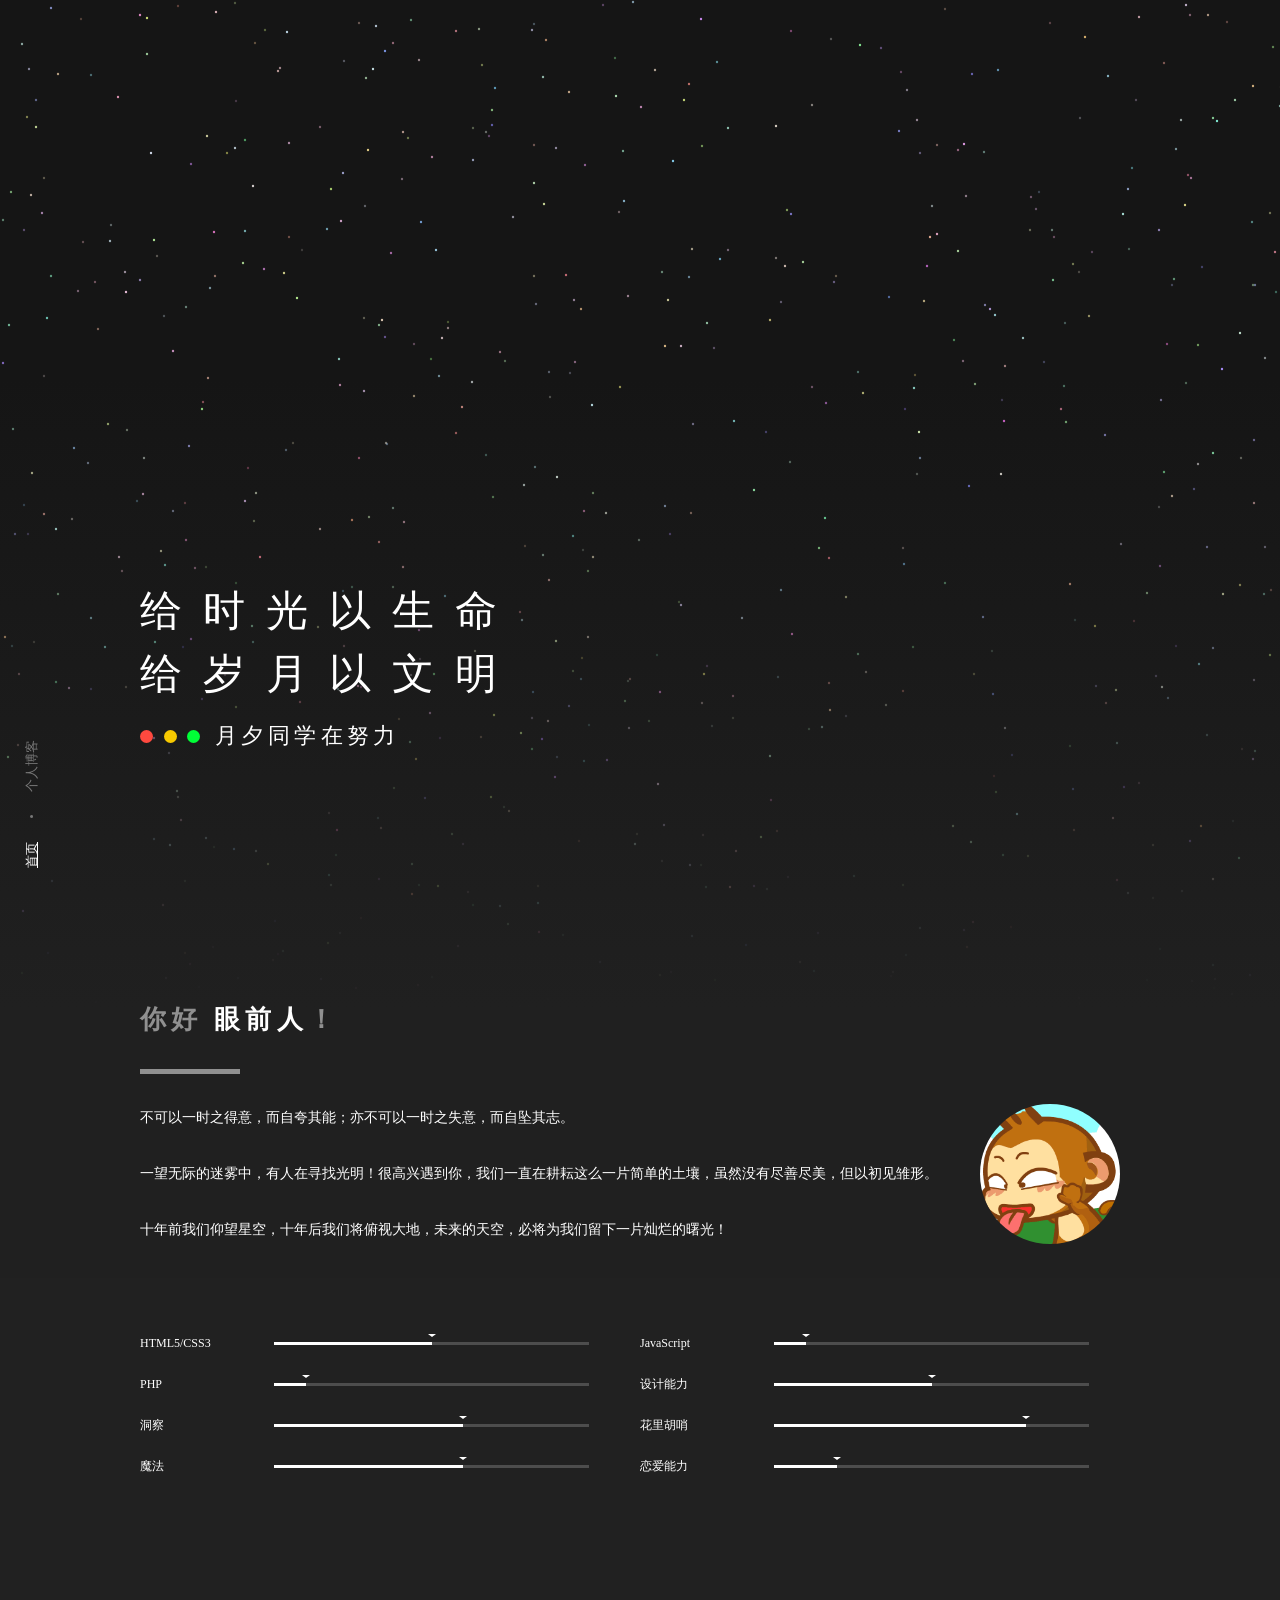
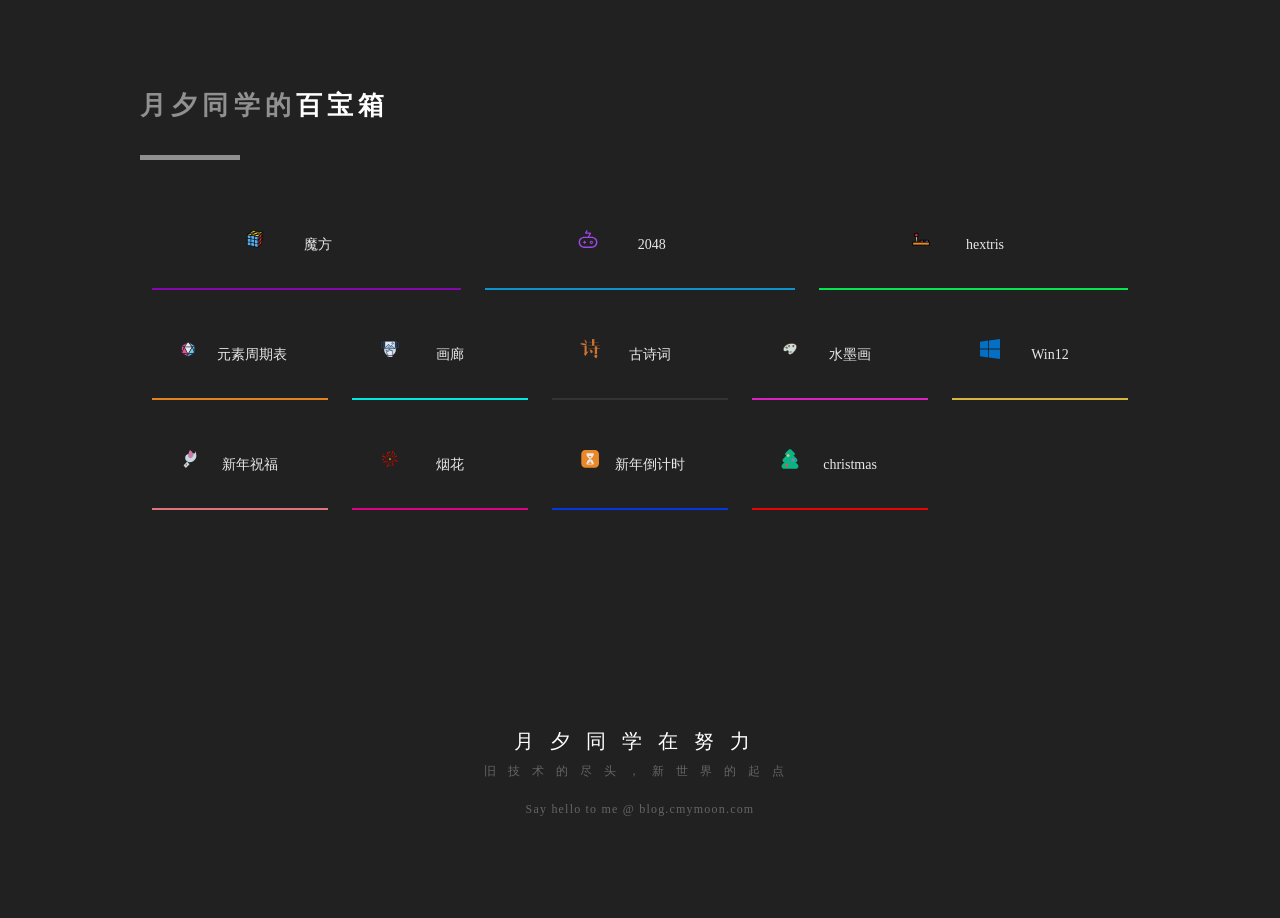
<file: index.html>
<!DOCTYPE html>
<html lang="zh-cn">

<head>
	<meta charset="UTF-8">
	<meta http-equiv="X-UA-Compatible" content="IE=Edge">
	<meta name="viewport" id="viewport" content="width=device-width, initial-scale=1">
	<link rel="shortcut icon" href="img/icon.ico">
	<title>月夕同学</title>
	<link rel="stylesheet" type="text/css" href="css/h.9c69ed6c.css">
	<link rel="stylesheet" type="text/css" href="css/nekotora.99cf6f8c.css">
	<script async src="https://www.googletagmanager.com/gtag/js?id=UA-137340638-1"></script>
	<script>
		function a() {
			dataLayer.push(arguments)
		}
		window.dataLayer = window.dataLayer || [], a("js", new Date), a("config", "UA-137340638-1");
	</script>
</head>

<body>
	<nav>
		<a href="index.html" class="active">首页</a> <a class="clip"></a>
		<a href="https://blog.cmymoon.com/" target="_blank">个人博客</a>
		<!--<a class="clip"></a> <a href="shuimo.html" target="_blank">水墨画</a>-->
		</nav>
		
	<body onContextMenu="alert('禁止查看源代码，您的行为已记录。'); return false"
		NOOP="if (window.event != null && window.event.button == 2) alert ('Thanks...');">
		<div class="background">
			<canvas id="startrack"></canvas>
			<div class="cover"></div>
		</div>
		<div class="main">
			<div class="ch intro">
				<div class="container">
					<div class="hello">
						<h1 id="slogan">思考中...</h1>
						<h2>
							<div class="circle"> <span></span> <span></span>
								<span></span>
							</div>月夕同学在努力
						</h2>
					</div>
				</div>
			</div>
			<div class="ch about">
				<div class="container">
					<h2 class="chtitle">你好 <span>眼前人</span>！</h2>
					<div class="clear">
						<div class="introduct">
							<img class="avatar"
								 src="img/001.gif">
								<p>不可以一时之得意，而自夸其能；亦不可以一时之失意，而自坠其志。
							</p> <br/>
							<p>
								一望无际的迷雾中，有人在寻找光明！很高兴遇到你，我们一直在耕耘这么一片简单的土壤，虽然没有尽善尽美，但以初见雏形。</p><br/>
							<p>  十年前我们仰望星空，十年后我们将俯视大地，未来的天空，必将为我们留下一片灿烂的曙光！</p><br/>
								
							<div class="chatbox">
								<div class="line loading"><span></span>
									<span></span> <span></span>
								</div>
							</div>
						</div>
						<ul class="skill clear">
							<li>
								<p>HTML5/CSS3</p>
								<div class="progress">
									<div style="width:50%;"></div>
									<span>制作网站程度的能力</span>
								</div>
							</li>
							<li>
								<p>JavaScript</p>
								<div class="progress">
									<div style="width:10%;"></div>
									<span>使用现代轮子程度的能力</span>
								</div>
							</li>
							<li>
								<p>PHP</p>
								<div class="progress">
									<div style="width:10%;"></div>
									<span>赞美最好的语言程度的能力</span>
								</div>
							</li>
							<li>
								<p>设计能力</p>
								<div class="progress">
									<div style="width:50%;">
									</div><span>让自己舒服程度的能力</span>
								</div>
							</li>
							<li>
								<p>洞察</p>
								<div class="progress">
									<div style="width:60%;"></div>
									<span>观测世界程度的能力</span>
								</div>
							</li>
							<li>
								<p>花里胡哨</p>
								<div class="progress">
									<div style="width:80%;"></div>
									<span>让事情发生程度的能力</span>
								</div>
							</li>
							<li>
								<p>魔法</p>
								<div class="progress">
									<div style="width:60%;"></div>
									<span>和普通人相同程度的能力</span>
								</div>
							</li>
							<li>
								<p>恋爱能力</p>
								<div class="progress">
									<div style="width:20%;"></div>
									<span>遇见喜欢的小姐姐要勇敢追</span>
								</div>
							</li>
						</ul>
					</div>
				</div>
			</div>
		</div>
	</body>
	<div class="find ch">
				<div class="container links">
					<h2 class="chtitle">月夕同学的<span>百宝箱</span></h2>
					<div class="clear col-3">
						<a href="mofang.html" target="_blank">
							<div class="item">
								<div class="bg" style="background-color:#9205bd"></div>
								<div class="inner"><img src="img/mofang.svg" width="20" height="20"> <span>魔方</span> </div>
							</div>
						</a>
						<a href="2048.html" target="_blank">
							<div class="item">
								<div class="bg" style="background-color:#0ba1e1"></div>
								<div class="inner"><img src="img/2048.svg" width="20" height="20"> <span>2048</span> </div>
							</div>
						</a>
						<a href="hextris.html" target="_blank">
							<div class="item">
								<div class="bg" style="background-color:#00fc54"></div>
								<div class="inner"><img src="img/hextris.svg" width="20" height="20"> <span>hextris</span> </div>
							</div>
						</a>
					</div>
					<div class="clear">
						<a href="yuansu.html" target="_blank">
							<div class="item">
								<div class="bg" style="background-color:#fb8d20"></div>
								<div class="inner"><img src="img/yuansu.svg" width="20" height="20"> <span>元素周期表</span> </div>
							</div>
						</a>
						<a href="gallery/gallery.html" target="_blank">
							<div class="item">
								<div class="bg" style="background-color:#00fff2"></div>
								<div class="inner"><img src="img/hualang.svg" width="20" height="20"><span>画廊</span> </div>
							</div>
						</a>
						<a href="./gushi.html" target="_blank">
							<div class="item">
								<div class="bg" style="background-color:#353535"></div>
								<div class="inner"><img src="img/gushi.svg" width="20" height="20"><span>古诗词</span> </div>
							</div>
						</a>
						<a href="./shuimo.html" target="_blank">
							<div class="item">
								<div class="bg" style="background-color:#f120d5"></div>
								<div class="inner"><img src="img/hua.svg" width="20" height="20"><span>水墨画</span> </div>
							</div>
						</a>
						<a href="./win12-main/index.html" target="_blank">
							<div class="item">
								<div class="bg" style="background-color:#e9c648"></div>
								<div class="inner"><img src="img/windows.svg" width="20" height="20"><span>Win12</span>
								</div>
							</div>
						</a>
						<a href="zhufu.html"target="_blank">
							<div class="item">
								<div class="bg" style="background-color:#f67c84"></div>
								<div class="inner"><img src="img/zhufu.svg" width="20" height="20"><span>新年祝福</span>
								</div>
							</div>
						</a>
						<a href="./Firework_Simulator-main/index.html" target="_blank">
							<div class="item">
								<div class="bg" style="background-color:#f30092"></div>
								<div class="inner"><img src="img/yanhua.svg" width="20" height="20"><span>烟花</span>
								</div>
							</div>
						</a>
						<a href="xinnian.html" target="_blank">
							<div class="item">
								<div class="bg" style="background-color:#0039f3"></div>
								<div class="inner"><img src="img/dao.svg" width="20" height="20"><span>新年倒计时</span>
								</div>
							</div>
						</a>
						<a href="christmas.html"target="_blank">
							<div class="item">
								<div class="bg" style="background-color:#ff0000"></div>
								<div class="inner"><img src="img/shengdanshu.svg" width="20" height="20"><span>christmas</span>
								</div>
							</div>
						</a>
					</div>
				</div>
			</div>
			
		<div class="footer ch">
			<div class="container">
				<h3>月夕同学在努力</h3>
				<p>旧技术的尽头，新世界的起点</p>
				<p class="c"><a href="https://blog.cmymoon.com/" target="_blank">Say hello to me @ blog.cmymoon.com</a></p>
			</div>


		<script src="js/1.js"></script>
				<script src="js/dianjilizi.js"></script>
		<script type="text/javascript" src="js/stats.js" charset="UTF-8">
		</script>

	</body>

</html>
</file>
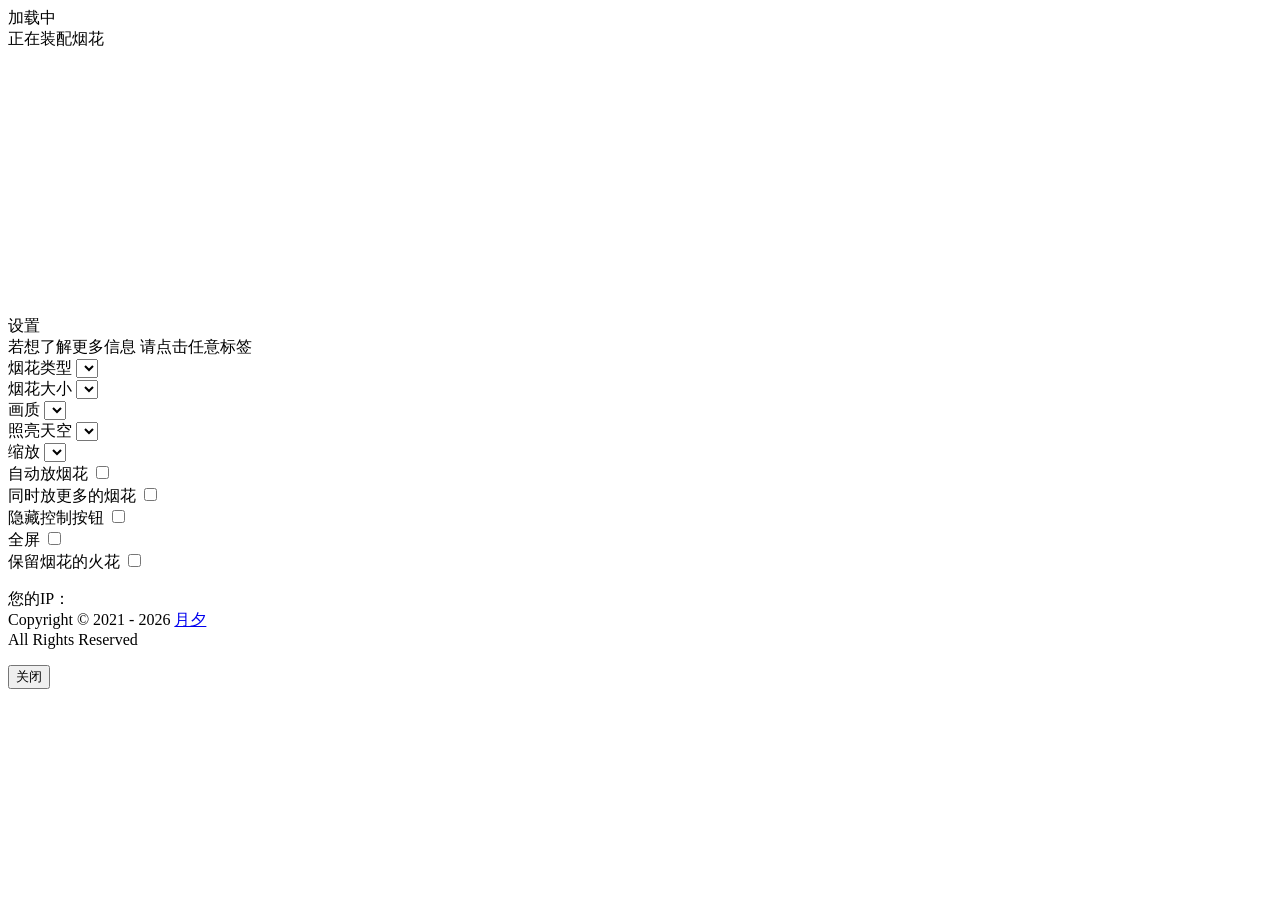
<file: Firework_Simulator-main/index.html>
<!DOCTYPE html>
<html lang="en">
	<head>
		<meta charset="UTF-8">
		<title>
			烟花模拟器
		</title>
		<meta name="viewport" content="width=device-width, initial-scale=1, user-scalable=no">
		<meta name="mobile-web-app-capable" content="yes">
		<meta name="apple-mobile-web-app-capable" content="yes">
		<meta name="theme-color" content="#000000">
		<link rel="shortcut icon" type="image/png" href="https://fireworks.nianbroken.top/NianBrokenStorage/images/favicon.png">
		<link rel="icon" type="image/png" href="https://fireworks.nianbroken.top/NianBrokenStorage/images/favicon.png">
		<link rel="apple-touch-icon-precomposed" href="https://fireworks.nianbroken.top/NianBrokenStorage/images/favicon.png">
		<meta name="msapplication-TileColor" content="#000000">
		<meta name="msapplication-TileImage" content="https://fireworks.nianbroken.top/NianBrokenStorage/images/favicon.png">
		<link href="https://fireworks.nianbroken.top/NianBrokenStorage/fonts/css.css" rel="stylesheet">
		<link rel="stylesheet" href="https://fireworks.nianbroken.top/NianBrokenStorage/css/style.css">
	</head>
	<body>
		<!-- partial:index.partial.html -->
		<!-- SVG Spritesheet -->
		<div style="height: 0; width: 0; position: absolute; visibility: hidden;">
			<svg xmlns="http://www.w3.org/2000/svg">
				<symbol id="icon-play" viewBox="0 0 24 24">
					<path d="M8 5v14l11-7z" />
				</symbol>
				<symbol id="icon-pause" viewBox="0 0 24 24">
					<path d="M6 19h4V5H6v14zm8-14v14h4V5h-4z" />
				</symbol>
				<symbol id="icon-close" viewBox="0 0 24 24">
					<path d="M19 6.41L17.59 5 12 10.59 6.41 5 5 6.41 10.59 12 5 17.59 6.41 19 12 13.41 17.59 19 19 17.59 13.41 12z" />
				</symbol>
				<symbol id="icon-settings" viewBox="0 0 24 24">
					<path d="M19.43 12.98c.04-.32.07-.64.07-.98s-.03-.66-.07-.98l2.11-1.65c.19-.15.24-.42.12-.64l-2-3.46c-.12-.22-.39-.3-.61-.22l-2.49 1c-.52-.4-1.08-.73-1.69-.98l-.38-2.65C14.46 2.18 14.25 2 14 2h-4c-.25 0-.46.18-.49.42l-.38 2.65c-.61.25-1.17.59-1.69.98l-2.49-1c-.23-.09-.49 0-.61.22l-2 3.46c-.13.22-.07.49.12.64l2.11 1.65c-.04.32-.07.65-.07.98s.03.66.07.98l-2.11 1.65c-.19.15-.24.42-.12.64l2 3.46c.12.22.39.3.61.22l2.49-1c.52.4 1.08.73 1.69.98l.38 2.65c.03.24.24.42.49.42h4c.25 0 .46-.18.49-.42l.38-2.65c.61-.25 1.17-.59 1.69-.98l2.49 1c.23.09.49 0 .61-.22l2-3.46c.12-.22.07-.49-.12-.64l-2.11-1.65zM12 15.5c-1.93 0-3.5-1.57-3.5-3.5s1.57-3.5 3.5-3.5 3.5 1.57 3.5 3.5-1.57 3.5-3.5 3.5z" />
				</symbol>
				<symbol id="icon-sound-on" viewBox="0 0 24 24">
					<path d="M3 9v6h4l5 5V4L7 9H3zm13.5 3c0-1.77-1.02-3.29-2.5-4.03v8.05c1.48-.73 2.5-2.25 2.5-4.02zM14 3.23v2.06c2.89.86 5 3.54 5 6.71s-2.11 5.85-5 6.71v2.06c4.01-.91 7-4.49 7-8.77s-2.99-7.86-7-8.77z" />
				</symbol>
				<symbol id="icon-sound-off" viewBox="0 0 24 24">
					<path d="M16.5 12c0-1.77-1.02-3.29-2.5-4.03v2.21l2.45 2.45c.03-.2.05-.41.05-.63zm2.5 0c0 .94-.2 1.82-.54 2.64l1.51 1.51C20.63 14.91 21 13.5 21 12c0-4.28-2.99-7.86-7-8.77v2.06c2.89.86 5 3.54 5 6.71zM4.27 3L3 4.27 7.73 9H3v6h4l5 5v-6.73l4.25 4.25c-.67.52-1.42.93-2.25 1.18v2.06c1.38-.31 2.63-.95 3.69-1.81L19.73 21 21 19.73l-9-9L4.27 3zM12 4L9.91 6.09 12 8.18V4z" />
				</symbol>
			</svg>
		</div>
		<!-- App -->
		<div class="container">
			<div class="loading-init">
				<div class="loading-init__header">
					加载中
				</div>
				<div class="loading-init__status">
					正在装配烟花
				</div>
			</div>
			<div class="stage-container remove">
				<div class="canvas-container">
					<canvas id="trails-canvas">
					</canvas>
					<canvas id="main-canvas">
					</canvas>
				</div>
				<div class="controls">
					<div class="btn pause-btn">
						<svg fill="white" width="24" height="24">
							<use href="#icon-pause" xlink:href="#icon-pause">
							</use>
						</svg>
					</div>
					<div class="btn sound-btn">
						<svg fill="white" width="24" height="24">
							<use href="#icon-sound-off" xlink:href="#icon-sound-off">
							</use>
						</svg>
					</div>
					<div class="btn settings-btn">
						<svg fill="white" width="24" height="24">
							<use href="#icon-settings" xlink:href="#icon-settings">
							</use>
						</svg>
					</div>
				</div>
				<div class="menu hide">
					<div class="menu__inner-wrap">
						<div class="btn btn--bright close-menu-btn">
							<svg fill="white" width="24" height="24">
								<use href="#icon-close" xlink:href="#icon-close">
								</use>
							</svg>
						</div>
						<div class="menu__header">
							设置
						</div>
						<div class="menu__subheader">
							若想了解更多信息 请点击任意标签
						</div>
						<form>
							<div class="form-option form-option--select">
								<label class="shell-type-label">
								烟花类型
								</label>
								<select class="shell-type">
								</select>
							</div>
							<div class="form-option form-option--select">
								<label class="shell-size-label">
								烟花大小
								</label>
								<select class="shell-size">
								</select>
							</div>
							<div class="form-option form-option--select">
								<label class="quality-ui-label">
								画质
								</label>
								<select class="quality-ui">
								</select>
							</div>
							<div class="form-option form-option--select">
								<label class="sky-lighting-label">
								照亮天空
								</label>
								<select class="sky-lighting">
								</select>
							</div>
							<div class="form-option form-option--select">
								<label class="scaleFactor-label">
								缩放
								</label>
								<select class="scaleFactor">
								</select>
							</div>
							<div class="form-option form-option--checkbox">
								<label class="auto-launch-label">
								自动放烟花
								</label>
								<input class="auto-launch" type="checkbox" />
							</div>
							<div class="form-option form-option--checkbox form-option--finale-mode">
								<label class="finale-mode-label">
								同时放更多的烟花
								</label>
								<input class="finale-mode" type="checkbox" />
							</div>
							<div class="form-option form-option--checkbox">
								<label class="hide-controls-label">
								隐藏控制按钮
								</label>
								<input class="hide-controls" type="checkbox" />
							</div>
							<div class="form-option form-option--checkbox form-option--fullscreen">
								<label class="fullscreen-label">
								全屏
								</label>
								<input class="fullscreen" type="checkbox" />
							</div>
							<div class="form-option form-option--checkbox">
								<label class="long-exposure-label">
								保留烟花的火花
								</label>
								<input class="long-exposure" type="checkbox" />
							</div>
						</form>
						<div class="credits">
							<p class="copyright">
								您的IP：
								<script src="https://pv.sohu.com/cityjson?ie=utf-8"></script>
								<script type="text/javascript">document.write(returnCitySN["cip"])</script>
								<br />
								<script>
									var mydate = new Date();
									document.writeln("Copyright&nbsp;&copy;&nbsp;2021 - " + mydate.getFullYear() + '&nbsp;<a target="_blank" href="https://monthpity.github.io/">月夕</a><br />All&nbsp;Rights&nbsp;Reserved');
								</script>
							</p>
						</div>
					</div>
				</div>
			</div>
			<div class="help-modal">
				<div class="help-modal__overlay">
				</div>
				<div class="help-modal__dialog">
					<div class="help-modal__header">
					</div>
					<div class="help-modal__body">
					</div>
					<button type="button" class="help-modal__close-btn">
					关闭
					</button>
				</div>
			</div>
		</div>
		<!-- partial -->
		<script src='https://fireworks.nianbroken.top/NianBrokenStorage/js/fscreen.js'></script>
		<script src='https://fireworks.nianbroken.top/NianBrokenStorage/js/Stage.js'></script>
		<script src='https://fireworks.nianbroken.top/NianBrokenStorage/js/MyMath.js'></script>
		<script src="https://fireworks.nianbroken.top/NianBrokenStorage/js/script.js"></script>
	</body>
</html>
</file>
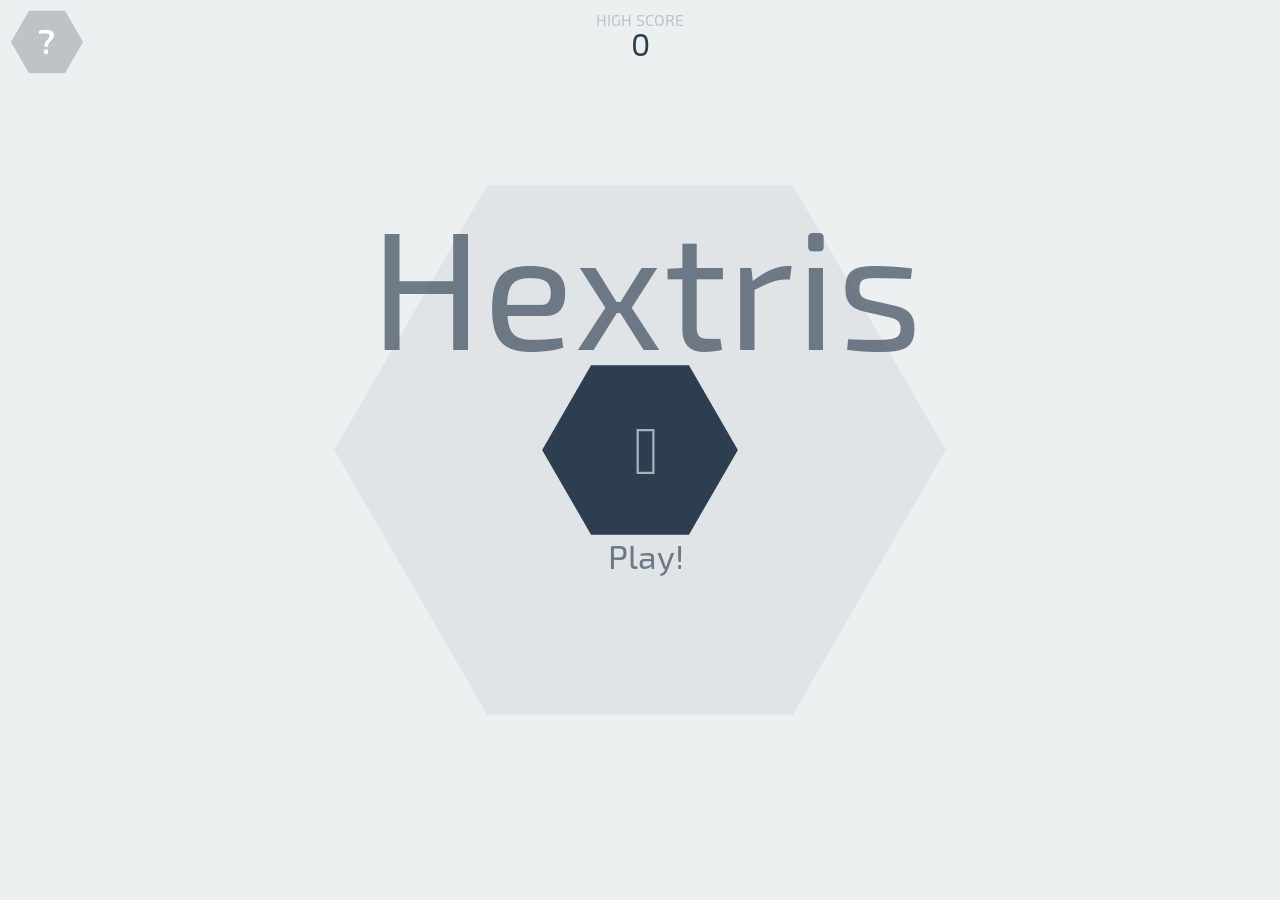
<file: hextris.html>
<!DOCTYPE html>
<html lang='en'>
	<head>
		<title>Hextris</title>
		<meta name="apple-itunes-app" content="app-id=903769553"/>
		<meta name="viewport" content="width=device-width, initial-scale=1, maximum-scale=1, user-scalable=0, minimal-ui"/>
		
		<link href='http://fonts.googleapis.com/css?family=Exo+2' rel='stylesheet' type='text/css'>
		<link rel="stylesheet" type="text/css" href="http://www.jq22.com/jquery/font-awesome.4.6.0.css">
		<link rel="stylesheet" type="text/css" href="style/style.css">
		<script type='text/javascript' src="js/hextris/hammer.min.js"></script>
		<script type='text/javascript' src="js/hextris/js.cookie.js"></script>
		<script type='text/javascript' src="js/hextris/jsonfn.min.js"></script>
		<script type='text/javascript' src="js/hextris/keypress.min.js"></script>
		<script type='text/javascript' src="js/hextris/jquery.js"></script>
		<script type='text/javascript' src="js/hextris/save-state.js"></script>
		<script type='text/javascript' src="js/hextris/view.js"></script>
		<script type='text/javascript' src="js/hextris/wavegen.js"></script>
		<script type='text/javascript' src="js/hextris/math.js"></script>
		<script type='text/javascript' src="js/hextris/Block.js"></script>
		<script type='text/javascript' src="js/hextris/Hex.js"></script>
		<script type='text/javascript' src="js/hextris/Text.js"></script>
		<script type='text/javascript' src="js/hextris/comboTimer.js"></script>
		<script type='text/javascript' src="js/hextris/checking.js"></script>
		<script type='text/javascript' src='js/hextris/update.js'></script>
		<script type='text/javascript' src='js/hextris/render.js'></script>
		<script type='text/javascript' src="js/hextris/input.js"></script>
		<script type='text/javascript' src="js/hextris/main.js"></script>
		<script type='text/javascript' src="js/hextris/initialization.js"></script>
		<script src="js/hextris/sweet-alert.min.js"></script>

	</head>
	<body>
		<canvas id="canvas"></canvas>
		<div id="overlay" class="faded overlay"></div>
		<div id='startBtn' ></div>
		<div id="helpScreen" class='unselectable'>
			<div id='inst_main_body'></div>
		</div>
		<img id="openSideBar" class='helpText' src="./images/btn_help.svg"/>
		<div class="faded overlay"></div>
		<img id="pauseBtn" src="./images/btn_pause.svg"/>
		<img id='restartBtn' src="./images/btn_restart.svg"/>
		<div id='HIGHSCORE'>HIGH SCORE</div>
		
		<div id='highScoreInGameText'>
			<div id='highScoreInGameTextHeader'>HIGH SCORE</div><div id='currentHighScore'>10292</div>
		</div>
		<div id="gameoverscreen">
			<div id='container'>
				<div id='gameOverBox' class='GOTitle'>GAME OVER</div>
				<div id='cScore'>1843</div>
				<div id='highScoresTitle' class='GOTitle'>HIGH SCORES</div>
				<div class='score'><span class='scoreNum'>1.</span> <div id="1place" style="display:inline;">0</div></div>
				<div class='score'><span class='scoreNum'>2.</span> <div id="2place" style="display:inline;">0</div></div>
				<div class='score'><span class='scoreNum'>3.</span> <div id="3place" style="display:inline;">0</div></div>
			</div>
			<div id='bottomContainer'>
				<img id='restart' src='./images/btn_restart.svg' height='57px'>
				<div id='socialShare'>
					<?xml version="1.0" encoding="UTF-8" standalone="no"?>
					<svg width="224.6377px" height="57px"  viewBox="0 0 255 65" version="1.1" xmlns="http://www.w3.org/2000/svg" xmlns:xlink="http://www.w3.org/1999/xlink">
						<title>Share button</title>
						<defs>
						</defs>
						<g id="Page-1" stroke="none" stroke-width="1" fill="none" fill-rule="evenodd" sketch:type="MSPage">
							<g id="Game-over-" sketch:type="MSArtboardGroup" transform="translate(-95.000000, -565.000000)">
								<g id="Share-button" sketch:type="MSLayerGroup" transform="translate(95.000000, 565.000000)">
								
									
								</g>
							</g>
						</g>
					</svg>
				</div>
				<div id='buttonCont'>
					<ul class="rrssb-buttons">
						
						
				</ul>
					
				</div>
			</div>
		</div>
			

	</body>
</html>
</file>
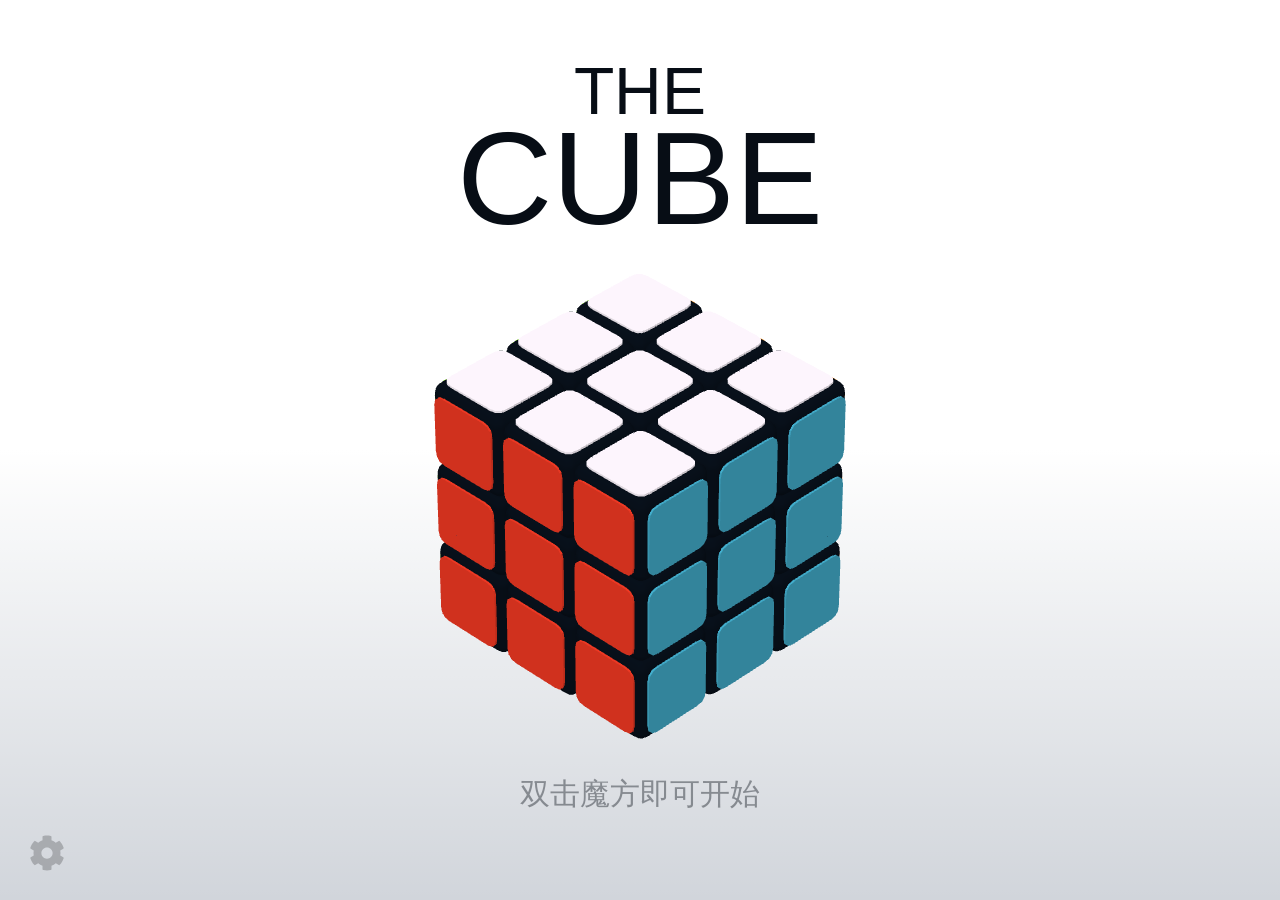
<file: mofang.html>
<!doctype html>
<html lang="en"><head><meta charset="utf-8"></head><body>﻿



<title>3D魔方小游戏</title>
<meta name="viewport" content="width=device-width,height=device-height,user-scalable=no,initial-scale=1.0,maximum-scale=1.0,minimum-scale=1.0">

<link rel="stylesheet" href="css/mofang/style.css">




<div class="ui">

  <div class="ui__background"></div>

  <div class="ui__game"></div>

  <div class="ui__texts">
    <h1 class="text text--title">
      <span>THE</span>
      <span>CUBE</span>
    </h1>
    <div class="text text--note">
      双击魔方即可开始
    </div>
    <div class="text text--timer">
      0:00
    </div>
    <div class="text text--complete">
      <span>Complete!</span>
    </div>
    <div class="text text--best-time">
      <icon trophy=""></icon>
      <span>Best Time!</span>
    </div>
  </div>

  <div class="ui__prefs">
    <range name="flip" title="Flip Type" list="Swift&nbsp;,Smooth,Bounce"></range>
    <range name="scramble" title="Scramble Length" list="20,25,30"></range>
    <range name="fov" title="Camera Angle" list="Ortographic,Perspective"></range>
    <range name="theme" title="Color Scheme" list="Cube,Erno,Dust,Camo,Rain"></range>
  </div>

  <div class="ui__stats">
    <div class="stats" name="total-solves">
      <i>Total solves:</i><b>-</b>
    </div>
    <div class="stats" name="best-time">
      <i>Best time:</i><b>-</b>
    </div>
    <div class="stats" name="worst-time">
      <i>Worst time:</i><b>-</b>
    </div>
    <div class="stats" name="average-5">
      <i>Average of 5:</i><b>-</b>
    </div>
    <div class="stats" name="average-12">
      <i>Average of 12:</i><b>-</b>
    </div>
    <div class="stats" name="average-25">
      <i>Average of 25:</i><b>-</b>
    </div>
  </div>

  <div class="ui__buttons">
    <button class="btn btn--bl btn--stats">
      <icon trophy=""></icon>
    </button>
    <button class="btn btn--bl btn--prefs">
      <icon settings=""></icon>
    </button>
    <button class="btn btn--bl btn--back">
      <icon back=""></icon>
    </button>
    <button class="btn btn--br btn--pwa">
    </button>
  </div>

</div>

<script src="js/mofang/three.min.js"></script>
<script src="js/mofang/index.js"></script>

</body></html>
</file>
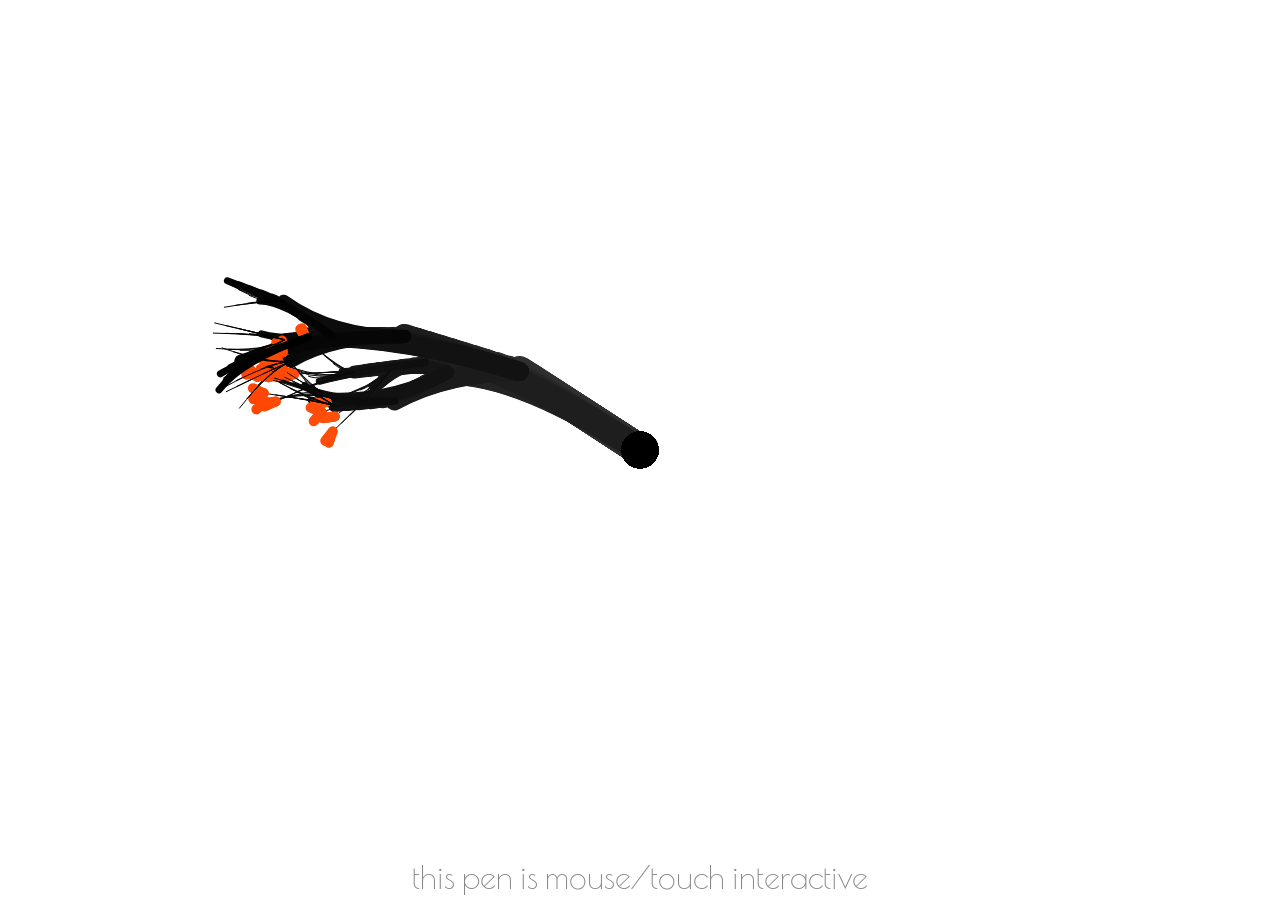
<file: shuimo.html>
<HTML>
 <HEAD>
  <TITLE> 水墨画</TITLE>
  <META NAME="Generator" CONTENT="EditPlus">
  <META NAME="Author" CONTENT="">
  <META NAME="Keywords" CONTENT="">
  <META NAME="Description" CONTENT="">
  <style>
  @import url(https://fonts.googleapis.com/css?family=Poiret+One);
html {
	overflow: hidden;
	touch-action: none;
	content-zooming: none;
}
body {
	position: absolute;
	margin: 0;
	padding: 0;
	background: #111;
	width: 100%;
	height: 100%;
}
#canvas {
	width: 100%; 
	height: 100%;
	background: #fff;
	position: absolute;
}
#text {
	position:absolute;
	left:0;
	bottom:10px;
	width:100%;
	pointer-events:  none;
}

#text div {
	position:absolute;
	color:#888;
	left:0;
	width:100%;
	text-align:center;
	top:-32px;
	font-family: 'Poiret One', cursive;
	font-size:32px;
}
  </style>
 </HEAD>

 <BODY>
 <canvas id="canvas"></canvas>
<div id="text">
	<div id="clic" nowrap>this pen is mouse/touch interactive</div>
</div>
  <script>
  ! function () {

	"use strict";

	// branch constructor

	function Branch (parent, level, x, y) {

		this.parent = parent;
		this.branches = [];
		this.p0 = parent ? parent.p1 : new Point(x, y);
		this.p1 = new Point(x, y);
		this.level = level;
		this.life = 20;
		this.angle = 0;
		this.vx = 0;
		this.vy = 0;

	}

	// grow branch

	Branch.prototype.grow = function () {

		// recursively grow children branches

		for (var i = 0; i < this.branches.length; i++) {

			this.branches[i].grow();

		}

		// grow branch

		if (this.life > 1) {

			this.p1.x += this.vx;
			this.p1.y += this.vy;

			ctx.beginPath();
			ctx.lineCap = "round";

			if (this.level) {

				// draw branch

				ctx.lineWidth = this.level * 6 - 5;
				ctx.strokeStyle = "#000";

				if (this.parent) {

					ctx.moveTo(this.parent.p0.x, this.parent.p0.y);
					ctx.quadraticCurveTo(this.p0.x, this.p0.y, this.p1.x, this.p1.y);

				}

				ctx.stroke();

			} else {

				// draw leaf

				ctx.lineWidth = 10;
				ctx.strokeStyle = "#f40";
				ctx.moveTo(this.p0.x, this.p0.y);
				ctx.lineTo(this.p1.x, this.p1.y);
				ctx.stroke();

			}
		}

		// create sub branches

		if (this.life === 1 && this.level > 0 && this.level < maxLevels) {

			this.branches.push(newBranch(this));
			this.branches.push(newBranch(this));

		}

		// decrement branch life

		this.life--;

	}

	// point 2D constructor

	function Point (x, y) {

		this.x = x;
		this.y = y;

	}

	// new branch factory

	function newBranch (parent) {

		var branch = new Branch (parent, parent.level - 1, parent.p1.x, parent.p1.y);

		branch.angle = (autorun && parent.level === maxLevels) ? Math.random() * 2 * Math.PI : Math.atan2(
			parent.p1.y - parent.p0.y, 
			parent.p1.x - parent.p0.x 
		) + (Math.random() * 1.4 - 0.7);

		branch.vx = Math.cos(branch.angle) * 12;
		branch.vy = Math.sin(branch.angle) * 12;

		branch.life = branch.level === 1 ? 5 : Math.round(Math.random() * (branch.level * 2)) + 2;

		return branch;

	}

	// main animation loop

	function run () {

		// request next frame

		requestAnimationFrame(run);

		// clear screen (with a bit of magic)

		if (++frame % 2) {

			ctx.globalCompositeOperation = "lighter";
			ctx.fillStyle = "rgba(255,255,255,0.01)";
			ctx.fillRect(0, 0, canvas.width, canvas.height);
			ctx.globalCompositeOperation = "source-over";
		}

		// follow the pointer

		current.p1.x = pointer.x;
		current.p1.y = pointer.y;

		// grow tree

		root.grow();

		// create trunk branches

		if ((autorun && Math.random() > 0.8) || pointer.moveDistance > 20) {

			pointer.moveDistance = 0;
			var branch = new Branch (current, current.level, current.p1.x, current.p1.y);
			current.branches.push(branch);

			if (Math.random() > 0.8) current.branches.push(newBranch(current));

			current = branch;
			nBranches++;
			
		}

		// cut the tree

		if (nBranches > maxBranches) {

			root = root.branches[0];
			nBranches--;

		}

	}


	// prepare the canvas

	var canvas = {
		elem: document.getElementById('canvas'),
		width: 0,
		height: 0,
		resize: function () {
			this.width  = this.elem.width  = this.elem.offsetWidth;
			this.height = this.elem.height = this.elem.offsetHeight;
		}
	}

	var ctx = canvas.elem.getContext("2d");
	canvas.elem.onselectstart = function() { return false; }
	canvas.elem.ondragstart = function() { return false; }
	window.addEventListener('resize', canvas.resize.bind(canvas), false);
	canvas.resize();

	// pointer events
	var pointer = {

		x:  canvas.width * 0.5, 
		y:  canvas.height * 0.5,
		px: 0,
		py: 0,
		moveDistance: 0,

		move: function (e) {

			e.preventDefault();
			var pointer = e.targetTouches ? e.targetTouches[0] : e;

			this.x = pointer.clientX;
			this.y = pointer.clientY;

			var dx = this.x - this.px;
			var dy = this.y - this.py;

			this.moveDistance += Math.sqrt(dx * dx + dy * dy);

			// speed limit

			if (this.moveDistance > 40) {

				this.x = this.px + dx * 0.1;
				this.y = this.py + dy * 0.1;
				
			}


			// cancel autorun

			if (autorun) {

				this.x  = pointer.clientX;
				this.y  = pointer.clientY;
				root = new Branch (false, maxLevels, this.x, this.y);
				current = root;
				autorun = false;
				document.getElementById("clic").innerHTML = "";

			}

			this.px = this.x;
			this.py = this.y;

		}
	}

	window.addEventListener("mousemove", pointer.move.bind(pointer), false );
	canvas.elem.addEventListener("touchmove", pointer.move.bind(pointer), false );

	// variables
	
	var maxLevels = 7;
	var nBranches = 0;
	var maxBranches = 200;
	var autorun = true;
	var frame = 0;
	var root = new Branch (false, maxLevels, pointer.x, pointer.y);
	var current = root;

	// start

	run();

}();
  </script>
 </BODY>
</HTML>
</file>
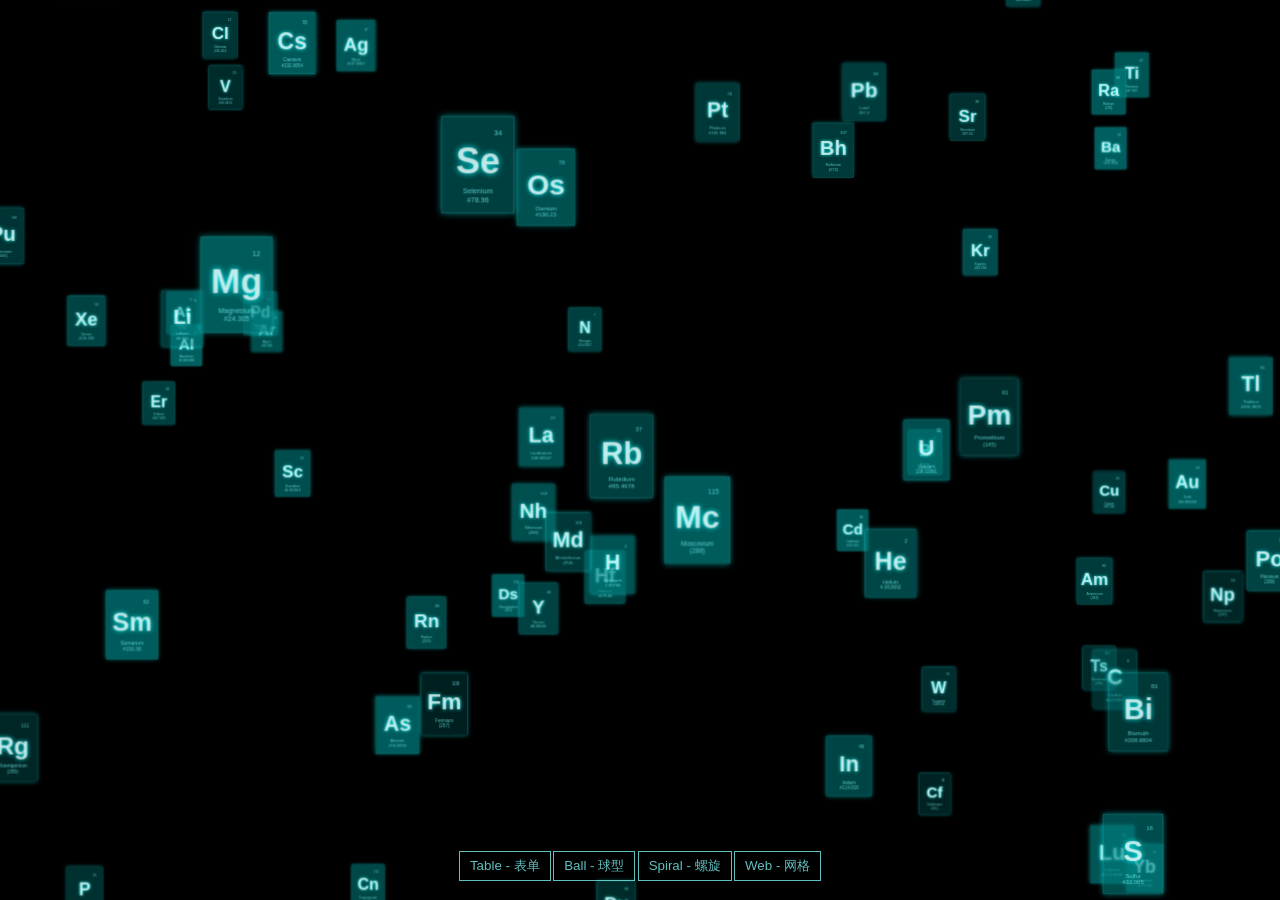
<file: yuansu.html>
<!doctype html>
<!DOCTYPE html><html><head><meta charset="utf-8">

<meta name="viewport" content="width=device-width, user-scalable=no, minimum-scale=1.0, maximum-scale=1.0">
<title>元素周期表</title>
	<link rel="shortcut icon" href="https://mymonth.cn/wp-content/uploads/2021/12/moon.png" />
<style>
html, body {
	height: 100%;
}

body {
	background-color: #000000;
	margin: 0;
	font-family: Helvetica, sans-serif;;
	overflow: hidden;
}

a {
	color: #ffffff;
}

#info {
	position: absolute;
	width: 100%;
	color: #ffffff;
	padding: 5px;
	font-family: Monospace;
	font-size: 13px;
	font-weight: bold;
	text-align: center;
	z-index: 1;
}

#menu {
	position: absolute;
	bottom: 20px;
	width: 100%;
	text-align: center;
	font-family: verdana,Tahoma,Arial,Hei,"Microsoft Yahei",SimHei;
}

.element {
	width: 120px;
	height: 160px;
	box-shadow: 0px 0px 12px rgba(0,255,255,0.5);
	border: 1px solid rgba(127,255,255,0.25);
	text-align: center;
	cursor: default;
}

.element:hover {
	box-shadow: 0px 0px 12px rgba(0,255,255,0.75);
	border: 1px solid rgba(127,255,255,0.75);
}

	.element .number {
		position: absolute;
		top: 20px;
		right: 20px;
		font-size: 12px;
		color: rgba(127,255,255,0.75);
	}

	.element .symbol {
		position: absolute;
		top: 40px;
		left: 0px;
		right: 0px;
		font-size: 60px;
		font-weight: bold;
		color: rgba(255,255,255,0.75);
		text-shadow: 0 0 10px rgba(0,255,255,0.95);
	}

	.element .details {
		position: absolute;
		bottom: 15px;
		left: 0px;
		right: 0px;
		font-size: 12px;
		color: rgba(127,255,255,0.75);
	}

button {
	color: rgba(127,255,255,0.75);
	background: transparent;
	outline: 1px solid rgba(127,255,255,0.75);
	border: 0px;
	padding: 5px 10px;
	cursor: pointer;
}
button:hover {
	background-color: rgba(0,255,255,0.5);
}
button:active {
	color: #000000;
	background-color: rgba(0,255,255,0.75);
}
</style>
</head>
<body>
<script src="js/yuansu/three.min.js"></script>
<script src="js/yuansu/tween.min.js"></script>
<script src="js/yuansu/TrackballControls.js"></script>
<script src="js/yuansu/CSS3DRenderer.js"></script>

<div id="container"></div>
<div id="menu">
<button id="table">Table - 表单</button>
<button id="sphere">Ball - 球型</button>
<button id="helix">Spiral - 螺旋</button>
<button id="grid">Web - 网格</button>
</div>
<div style="display: none;">更多HTML5 CSS动画请访问 <a href="http://www.5iweb.com.cn">网页特效库</a>.</div>
<script>

var table = [
	"H", "Hydrogen", "1.00794", 1, 1,
	"He", "Helium", "4.002602", 18, 1,
	"Li", "Lithium", "#6.941", 1, 2,
	"Be", "Beryllium", "9.012182", 2, 2,
	"B", "Boron", "#10.811", 13, 2,
	"C", "Carbon", "#12.0107", 14, 2,
	"N", "Nitrogen", "#14.0067", 15, 2,
	"O", "Oxygen", "#15.9994", 16, 2,
	"F", "Fluorine", "18.9984032", 17, 2,
	"Ne", "Neon", "#20.1797", 18, 2,
	"Na", "Sodium", "22.98976...", 1, 3,
	"Mg", "Magnesium", "#24.305", 2, 3,
	"Al", "Aluminium", "26.9815386", 13, 3,
	"Si", "Silicon", "#28.0855", 14, 3,
	"P", "Phosphorus", "30.973762", 15, 3,
	"S", "Sulfur", "#32.065", 16, 3,
	"Cl", "Chlorine", "#35.453", 17, 3,
	"Ar", "Argon", "#39.948", 18, 3,
	"K", "Potassium", "#39.948", 1, 4,
	"Ca", "Calcium", "#40.078", 2, 4,
	"Sc", "Scandium", "44.955912", 3, 4,
	"Ti", "Titanium", "#47.867", 4, 4,
	"V", "Vanadium", "#50.9415", 5, 4,
	"Cr", "Chromium", "#51.9961", 6, 4,
	"Mn", "Manganese", "54.938045", 7, 4,
	"Fe", "Iron", "#55.845", 8, 4,
	"Co", "Cobalt", "58.933195", 9, 4,
	"Ni", "Nickel", "#58.6934", 10, 4,
	"Cu", "Copper", "#63.546", 11, 4,
	"Zn", "Zinc", "#65.38", 12, 4,
	"Ga", "Gallium", "#69.723", 13, 4,
	"Ge", "Germanium", "#72.63", 14, 4,
	"As", "Arsenic", "#74.9216", 15, 4,
	"Se", "Selenium", "#78.96", 16, 4,
	"Br", "Bromine", "#79.904", 17, 4,
	"Kr", "Krypton", "#83.798", 18, 4,
	"Rb", "Rubidium", "#85.4678", 1, 5,
	"Sr", "Strontium", "#87.62", 2, 5,
	"Y", "Yttrium", "88.90585", 3, 5,
	"Zr", "Zirconium", "#91.224", 4, 5,
	"Nb", "Niobium", "92.90628", 5, 5,
	"Mo", "Molybdenum", "#95.96", 6, 5,
	"Tc", "Technetium", "(98)", 7, 5,
	"Ru", "Ruthenium", "#101.07", 8, 5,
	"Rh", "Rhodium", "#102.9055", 9, 5,
	"Pd", "Palladium", "#106.42", 10, 5,
	"Ag", "Silver", "#107.8682", 11, 5,
	"Cd", "Cadmium", "#112.411", 12, 5,
	"In", "Indium", "#114.818", 13, 5,
	"Sn", "Tin", "#118.71", 14, 5,
	"Sb", "Antimony", "#121.76", 15, 5,
	"Te", "Tellurium", "127.6", 16, 5,
	"I", "Iodine", "126.90447", 17, 5,
	"Xe", "Xenon", "#131.293", 18, 5,
	"Cs", "Caesium", "#132.9054", 1, 6,
	"Ba", "Barium", "#132.9054", 2, 6,
	"La", "Lanthanum", "138.90547", 4, 9,
	"Ce", "Cerium", "#140.116", 5, 9,
	"Pr", "Praseodymium", "140.90765", 6, 9,
	"Nd", "Neodymium", "#144.242", 7, 9,
	"Pm", "Promethium", "(145)", 8, 9,
	"Sm", "Samarium", "#150.36", 9, 9,
	"Eu", "Europium", "#151.964", 10, 9,
	"Gd", "Gadolinium", "#157.25", 11, 9,
	"Tb", "Terbium", "158.92535", 12, 9,
	"Dy", "Dysprosium", "162.5", 13, 9,
	"Ho", "Holmium", "164.93032", 14, 9,
	"Er", "Erbium", "#167.259", 15, 9,
	"Tm", "Thulium", "168.93421", 16, 9,
	"Yb", "Ytterbium", "#173.054", 17, 9,
	"Lu", "Lutetium", "#174.9668", 18, 9,
	"Hf", "Hafnium", "#178.49", 4, 6,
	"Ta", "Tantalum", "180.94788", 5, 6,
	"W", "Tungsten", "#183.84", 6, 6,
	"Re", "Rhenium", "#186.207", 7, 6,
	"Os", "Osmium", "#190.23", 8, 6,
	"Ir", "Iridium", "#192.217", 9, 6,
	"Pt", "Platinum", "#195.084", 10, 6,
	"Au", "Gold", "196.966569", 11, 6,
	"Hg", "Mercury", "#200.59", 12, 6,
	"Tl", "Thallium", "#204.3833", 13, 6,
	"Pb", "Lead", "207.2", 14, 6,
	"Bi", "Bismuth", "#208.9804", 15, 6,
	"Po", "Polonium", "(209)", 16, 6,
	"At", "Astatine", "(210)", 17, 6,
	"Rn", "Radon", "(222)", 18, 6,
	"Fr", "Francium", "(223)", 1, 7,
	"Ra", "Radium", "(226)", 2, 7,
	"Ac", "Actinium", "(227)", 4, 10,
	"Th", "Thorium", "232.03806", 5, 10,
	"Pa", "Protactinium", "#231.0588", 6, 10,
	"U", "Uranium", "238.02891", 7, 10,
	"Np", "Neptunium", "(237)", 8, 10,
	"Pu", "Plutonium", "(244)", 9, 10,
	"Am", "Americium", "(243)", 10, 10,
	"Cm", "Curium", "(247)", 11, 10,
	"Bk", "Berkelium", "(247)", 12, 10,
	"Cf", "Californium", "(251)", 13, 10,
	"Es", "Einstenium", "(252)", 14, 10,
	"Fm", "Fermium", "(257)", 15, 10,
	"Md", "Mendelevium", "(258)", 16, 10,
	"No", "Nobelium", "(259)", 17, 10,
	"Lr", "Lawrencium", "(262)", 18, 10,
	"Rf", "Rutherfordium", "(267)", 4, 7,
	"Db", "Dubnium", "(268)", 5, 7,
	"Sg", "Seaborgium", "(271)", 6, 7,
	"Bh", "Bohrium", "(272)", 7, 7,
	"Hs", "Hassium", "(270)", 8, 7,
	"Mt", "Meitnerium", "(276)", 9, 7,
	"Ds", "Darmstadium", "(281)", 10, 7,
	"Rg", "Roentgenium", "(280)", 11, 7,
	"Cn", "Copernicium", "(285)", 12, 7,
	"Nh", "Nihonium", "(284)", 13, 7,
	"Fl", "Flerovium", "(289)", 14, 7,
	"Mc", "Moscovium", "(288)", 15, 7,
	"Lv", "Livermorium", "(293)", 16, 7,
	"Ts", "Tennessine", "(294)", 17, 7,
	"Og", "Oganesson", "(294)", 18, 7
];

var camera, scene, renderer;
var controls;

var objects = [];
var targets = { table: [], sphere: [], helix: [], grid: [] };

init();
animate();

function init() {

	camera = new THREE.PerspectiveCamera( 40, window.innerWidth / window.innerHeight, 1, 10000 );
	camera.position.z = 3000;

	scene = new THREE.Scene();

	// table

	for ( var i = 0; i < table.length; i += 5 ) {

		var element = document.createElement( 'div' );
		element.className = 'element';
		element.style.backgroundColor = 'rgba(0,127,127,' + ( Math.random() * 0.5 + 0.25 ) + ')';

		var number = document.createElement( 'div' );
		number.className = 'number';
		number.textContent = (i/5) + 1;
		element.appendChild( number );

		var symbol = document.createElement( 'div' );
		symbol.className = 'symbol';
		symbol.textContent = table[ i ];
		element.appendChild( symbol );

		var details = document.createElement( 'div' );
		details.className = 'details';
		details.innerHTML = table[ i + 1 ] + '<br>' + table[ i + 2 ];
		element.appendChild( details );

		var object = new THREE.CSS3DObject( element );
		object.position.x = Math.random() * 4000 - 2000;
		object.position.y = Math.random() * 4000 - 2000;
		object.position.z = Math.random() * 4000 - 2000;
		scene.add( object );

		objects.push( object );

		//

		var object = new THREE.Object3D();
		object.position.x = ( table[ i + 3 ] * 140 ) - 1330;
		object.position.y = - ( table[ i + 4 ] * 180 ) + 990;

		targets.table.push( object );

	}

	// sphere

	var vector = new THREE.Vector3();

	for ( var i = 0, l = objects.length; i < l; i ++ ) {

		var phi = Math.acos( -1 + ( 2 * i ) / l );
		var theta = Math.sqrt( l * Math.PI ) * phi;

		var object = new THREE.Object3D();

		object.position.x = 800 * Math.cos( theta ) * Math.sin( phi );
		object.position.y = 800 * Math.sin( theta ) * Math.sin( phi );
		object.position.z = 800 * Math.cos( phi );

		vector.copy( object.position ).multiplyScalar( 2 );

		object.lookAt( vector );

		targets.sphere.push( object );

	}

	// helix

	var vector = new THREE.Vector3();

	for ( var i = 0, l = objects.length; i < l; i ++ ) {

		var phi = i * 0.175 + Math.PI;

		var object = new THREE.Object3D();

		object.position.x = 900 * Math.sin( phi );
		object.position.y = - ( i * 8 ) + 450;
		object.position.z = 900 * Math.cos( phi );

		vector.x = object.position.x * 2;
		vector.y = object.position.y;
		vector.z = object.position.z * 2;

		object.lookAt( vector );

		targets.helix.push( object );

	}

	// grid

	for ( var i = 0; i < objects.length; i ++ ) {

		var object = new THREE.Object3D();

		object.position.x = ( ( i % 5 ) * 400 ) - 800;
		object.position.y = ( - ( Math.floor( i / 5 ) % 5 ) * 400 ) + 800;
		object.position.z = ( Math.floor( i / 25 ) ) * 1000 - 2000;

		targets.grid.push( object );

	}

	//

	renderer = new THREE.CSS3DRenderer();
	renderer.setSize( window.innerWidth, window.innerHeight );
	renderer.domElement.style.position = 'absolute';
	document.getElementById( 'container' ).appendChild( renderer.domElement );

	//

	controls = new THREE.TrackballControls( camera, renderer.domElement );
	controls.rotateSpeed = 0.5;
	controls.minDistance = 500;
	controls.maxDistance = 6000;
	controls.addEventListener( 'change', render );

	var button = document.getElementById( 'table' );
	button.addEventListener( 'click', function ( event ) {

		transform( targets.table, 2000 );

	}, false );

	var button = document.getElementById( 'sphere' );
	button.addEventListener( 'click', function ( event ) {

		transform( targets.sphere, 2000 );

	}, false );

	var button = document.getElementById( 'helix' );
	button.addEventListener( 'click', function ( event ) {

		transform( targets.helix, 2000 );

	}, false );

	var button = document.getElementById( 'grid' );
	button.addEventListener( 'click', function ( event ) {

		transform( targets.grid, 2000 );

	}, false );

	transform( targets.table, 5000 );

	//

	window.addEventListener( 'resize', onWindowResize, false );

}

function transform( targets, duration ) {

	TWEEN.removeAll();

	for ( var i = 0; i < objects.length; i ++ ) {

		var object = objects[ i ];
		var target = targets[ i ];

		new TWEEN.Tween( object.position )
			.to( { x: target.position.x, y: target.position.y, z: target.position.z }, Math.random() * duration + duration )
			.easing( TWEEN.Easing.Exponential.InOut )
			.start();

		new TWEEN.Tween( object.rotation )
			.to( { x: target.rotation.x, y: target.rotation.y, z: target.rotation.z }, Math.random() * duration + duration )
			.easing( TWEEN.Easing.Exponential.InOut )
			.start();

	}

	new TWEEN.Tween( this )
		.to( {}, duration * 2 )
		.onUpdate( render )
		.start();

}

function onWindowResize() {

	camera.aspect = window.innerWidth / window.innerHeight;
	camera.updateProjectionMatrix();

	renderer.setSize( window.innerWidth, window.innerHeight );

	render();

}

function animate() {

	requestAnimationFrame( animate );

	TWEEN.update();

	controls.update();

}

function render() {

	renderer.render( scene, camera );

}

</script>


</body></html>
</file>
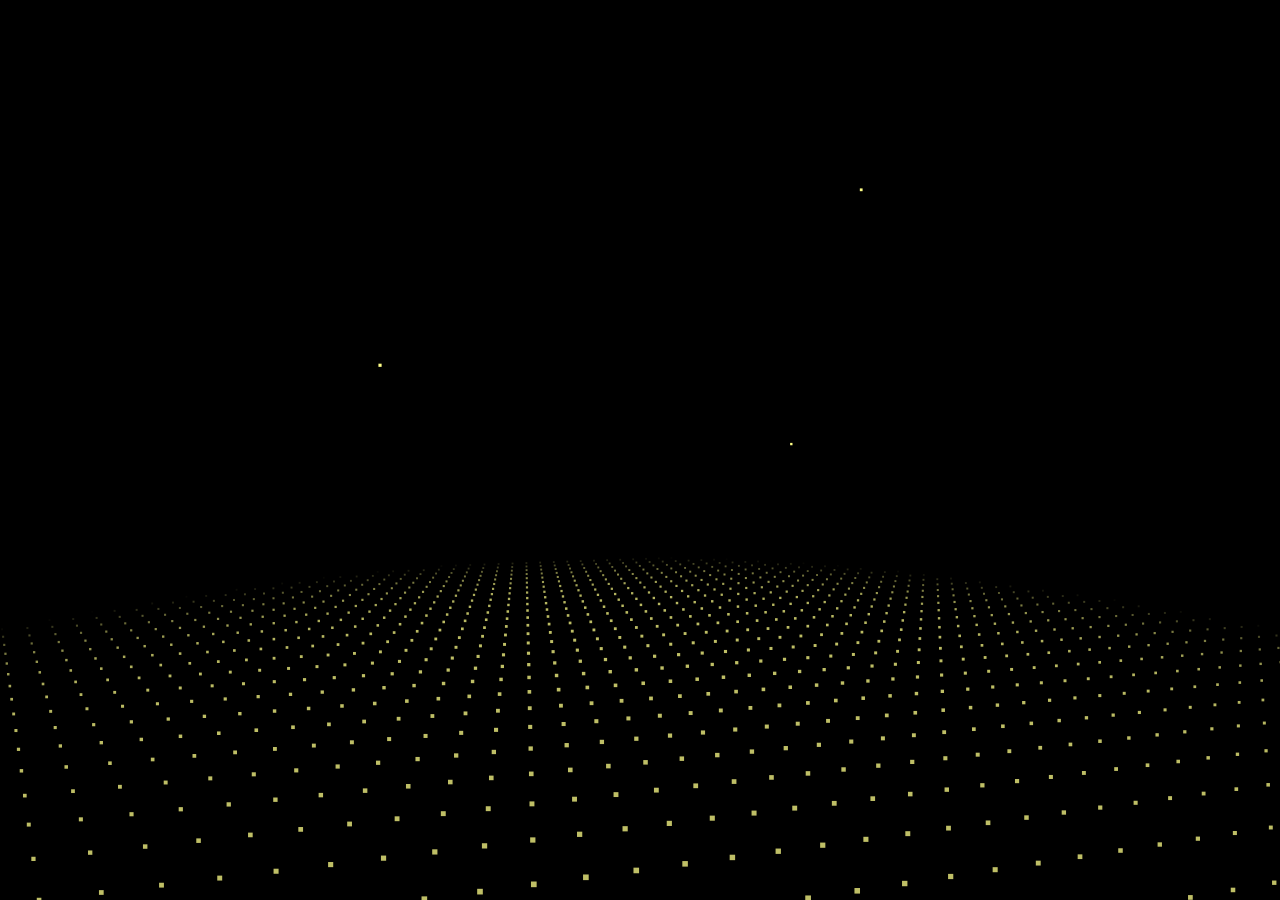
<file: zhufu.html>
<!doctype html>
<html><head><meta charset="utf-8"></head><body>﻿



<title>新年祝福</title>

<style>
html,body{
	margin:0px;
	width:100%;
	height:100%;
	overflow:hidden;
	background:#000;
}
</style>



<canvas id="canvas" style="position:absolute;width:100%;height:100%;z-index:8888"></canvas>
<canvas style="position:absolute;width:100%;height:100%;z-index:9999" class="canvas"></canvas>
<div class="overlay">
  <div class="tabs">
    <div class="tabs-labels"><span class="tabs-label">Commands</span><span class="tabs-label">Info</span><span class="tabs-label">Share</span></div>

    <div class="tabs-panels">
      <ul class="tabs-panel commands">
      </ul>
    </div>
  </div>
</div>
<script>
function initVars(){

	pi=Math.PI;
	ctx=canvas.getContext("2d");
	canvas.width=canvas.clientWidth;
	canvas.height=canvas.clientHeight;
	cx=canvas.width/2;
	cy=canvas.height/2;
	playerZ=-25;
	playerX=playerY=playerVX=playerVY=playerVZ=pitch=yaw=pitchV=yawV=0;
	scale=600;
	seedTimer=0;seedInterval=5,seedLife=100;gravity=.02;
	seeds=new Array();
	sparkPics=new Array();
	s="https://cantelope.org/NYE/";
	for(i=1;i<=10;++i){
		sparkPic=new Image();
		sparkPic.src=s+"spark"+i+".png";
		sparkPics.push(sparkPic);
	}
	sparks=new Array();
	pow1=new Audio(s+"pow1.ogg");
	pow2=new Audio(s+"pow2.ogg");
	pow3=new Audio(s+"pow3.ogg");
	pow4=new Audio(s+"pow4.ogg");
	frames = 0;
}

function rasterizePoint(x,y,z){

	var p,d;
	x-=playerX;
	y-=playerY;
	z-=playerZ;
	p=Math.atan2(x,z);
	d=Math.sqrt(x*x+z*z);
	x=Math.sin(p-yaw)*d;
	z=Math.cos(p-yaw)*d;
	p=Math.atan2(y,z);
	d=Math.sqrt(y*y+z*z);
	y=Math.sin(p-pitch)*d;
	z=Math.cos(p-pitch)*d;
	var rx1=-1000,ry1=1,rx2=1000,ry2=1,rx3=0,ry3=0,rx4=x,ry4=z,uc=(ry4-ry3)*(rx2-rx1)-(rx4-rx3)*(ry2-ry1);
	if(!uc) return {x:0,y:0,d:-1};
	var ua=((rx4-rx3)*(ry1-ry3)-(ry4-ry3)*(rx1-rx3))/uc;
	var ub=((rx2-rx1)*(ry1-ry3)-(ry2-ry1)*(rx1-rx3))/uc;
	if(!z)z=.000000001;
	if(ua>0&&ua<1&&ub>0&&ub<1){
		return {
			x:cx+(rx1+ua*(rx2-rx1))*scale,
			y:cy+y/z*scale,
			d:Math.sqrt(x*x+y*y+z*z)
		};
	}else{
		return {
			x:cx+(rx1+ua*(rx2-rx1))*scale,
			y:cy+y/z*scale,
			d:-1
		};
	}
}

function spawnSeed(){

	seed=new Object();
	seed.x=-50+Math.random()*100;
	seed.y=25;
	seed.z=-50+Math.random()*100;
	seed.vx=.1-Math.random()*.2;
	seed.vy=-1.5;//*(1+Math.random()/2);
	seed.vz=.1-Math.random()*.2;
	seed.born=frames;
	seeds.push(seed);
}

function splode(x,y,z){

	t=5+parseInt(Math.random()*150);
	sparkV=1+Math.random()*2.5;
	type=parseInt(Math.random()*3);
	switch(type){
		case 0:
			pic1=parseInt(Math.random()*10);
			break;
		case 1:
			pic1=parseInt(Math.random()*10);
			do{ pic2=parseInt(Math.random()*10); }while(pic2==pic1);
			break;
		case 2:
			pic1=parseInt(Math.random()*10);
			do{ pic2=parseInt(Math.random()*10); }while(pic2==pic1);
			do{ pic3=parseInt(Math.random()*10); }while(pic3==pic1 || pic3==pic2);
			break;
	}
	for(m=1;m<t;++m){
		spark=new Object();
		spark.x=x; spark.y=y; spark.z=z;
		p1=pi*2*Math.random();
		p2=pi*Math.random();
		v=sparkV*(1+Math.random()/6)
		spark.vx=Math.sin(p1)*Math.sin(p2)*v;
		spark.vz=Math.cos(p1)*Math.sin(p2)*v;
		spark.vy=Math.cos(p2)*v;
		switch(type){
			case 0: spark.img=sparkPics[pic1]; break;
			case 1:
				spark.img=sparkPics[parseInt(Math.random()*2)?pic1:pic2];
				break;
			case 2:
				switch(parseInt(Math.random()*3)){
					case 0: spark.img=sparkPics[pic1]; break;
					case 1: spark.img=sparkPics[pic2]; break;
					case 2: spark.img=sparkPics[pic3]; break;
				}
				break;
		}
		spark.radius=25+Math.random()*50;
		spark.alpha=1;
		spark.trail=new Array();
		sparks.push(spark);
	}
	switch(parseInt(Math.random()*4)){
		case 0:	pow=new Audio(s+"pow1.ogg"); break;
		case 1:	pow=new Audio(s+"pow2.ogg"); break;
		case 2:	pow=new Audio(s+"pow3.ogg"); break;
		case 3:	pow=new Audio(s+"pow4.ogg"); break;
	}
	d=Math.sqrt((x-playerX)*(x-playerX)+(y-playerY)*(y-playerY)+(z-playerZ)*(z-playerZ));
	pow.volume=1.5/(1+d/10);
	pow.play();
}

function doLogic(){

	if(seedTimer<frames){
		seedTimer=frames+seedInterval*Math.random()*10;
		spawnSeed();
	}
	for(i=0;i<seeds.length;++i){
		seeds[i].vy+=gravity;
		seeds[i].x+=seeds[i].vx;
		seeds[i].y+=seeds[i].vy;
		seeds[i].z+=seeds[i].vz;
		if(frames-seeds[i].born>seedLife){
			splode(seeds[i].x,seeds[i].y,seeds[i].z);
			seeds.splice(i,1);
		}
	}
	for(i=0;i<sparks.length;++i){
		if(sparks[i].alpha>0 && sparks[i].radius>5){
			sparks[i].alpha-=.01;
			sparks[i].radius/=1.02;
			sparks[i].vy+=gravity;
			point=new Object();
			point.x=sparks[i].x;
			point.y=sparks[i].y;
			point.z=sparks[i].z;
			if(sparks[i].trail.length){
				x=sparks[i].trail[sparks[i].trail.length-1].x;
				y=sparks[i].trail[sparks[i].trail.length-1].y;
				z=sparks[i].trail[sparks[i].trail.length-1].z;
				d=((point.x-x)*(point.x-x)+(point.y-y)*(point.y-y)+(point.z-z)*(point.z-z));
				if(d>9){
					sparks[i].trail.push(point);
				}
			}else{
				sparks[i].trail.push(point);
			}
			if(sparks[i].trail.length>5)sparks[i].trail.splice(0,1);
			sparks[i].x+=sparks[i].vx;
			sparks[i].y+=sparks[i].vy;
			sparks[i].z+=sparks[i].vz;
			sparks[i].vx/=1.075;
			sparks[i].vy/=1.075;
			sparks[i].vz/=1.075;
		}else{
			sparks.splice(i,1);
		}
	}
	p=Math.atan2(playerX,playerZ);
	d=Math.sqrt(playerX*playerX+playerZ*playerZ);
	d+=Math.sin(frames/80)/1.25;
	t=Math.sin(frames/200)/40;
	playerX=Math.sin(p+t)*d;
	playerZ=Math.cos(p+t)*d;
	yaw=pi+p+t;
}

function rgb(col){

	var r = parseInt((.5+Math.sin(col)*.5)*16);
	var g = parseInt((.5+Math.cos(col)*.5)*16);
	var b = parseInt((.5-Math.sin(col)*.5)*16);
	return "#"+r.toString(16)+g.toString(16)+b.toString(16);
}

function draw(){

	ctx.clearRect(0,0,cx*2,cy*2);

	ctx.fillStyle="#ff8";
	for(i=-100;i<100;i+=3){
		for(j=-100;j<100;j+=4){
			x=i;z=j;y=25;
			point=rasterizePoint(x,y,z);
			if(point.d!=-1){
				size=250/(1+point.d);
				d = Math.sqrt(x * x + z * z);
				a = 0.75 - Math.pow(d / 100, 6) * 0.75;
				if(a>0){
					ctx.globalAlpha = a;
					ctx.fillRect(point.x-size/2,point.y-size/2,size,size);
				}
			}
		}
	}
	ctx.globalAlpha=1;
	for(i=0;i<seeds.length;++i){
		point=rasterizePoint(seeds[i].x,seeds[i].y,seeds[i].z);
		if(point.d!=-1){
			size=200/(1+point.d);
			ctx.fillRect(point.x-size/2,point.y-size/2,size,size);
		}
	}
	point1=new Object();
	for(i=0;i<sparks.length;++i){
		point=rasterizePoint(sparks[i].x,sparks[i].y,sparks[i].z);
		if(point.d!=-1){
			size=sparks[i].radius*200/(1+point.d);
			if(sparks[i].alpha<0)sparks[i].alpha=0;
			if(sparks[i].trail.length){
				point1.x=point.x;
				point1.y=point.y;
				switch(sparks[i].img){
					case sparkPics[0]:ctx.strokeStyle="#f84";break;
					case sparkPics[1]:ctx.strokeStyle="#84f";break;
					case sparkPics[2]:ctx.strokeStyle="#8ff";break;
					case sparkPics[3]:ctx.strokeStyle="#fff";break;
					case sparkPics[4]:ctx.strokeStyle="#4f8";break;
					case sparkPics[5]:ctx.strokeStyle="#f44";break;
					case sparkPics[6]:ctx.strokeStyle="#f84";break;
					case sparkPics[7]:ctx.strokeStyle="#84f";break;
					case sparkPics[8]:ctx.strokeStyle="#fff";break;
					case sparkPics[9]:ctx.strokeStyle="#44f";break;
				}
				for(j=sparks[i].trail.length-1;j>=0;--j){
					point2=rasterizePoint(sparks[i].trail[j].x,sparks[i].trail[j].y,sparks[i].trail[j].z);
					if(point2.d!=-1){
						ctx.globalAlpha=j/sparks[i].trail.length*sparks[i].alpha/2;
						ctx.beginPath();
						ctx.moveTo(point1.x,point1.y);
						ctx.lineWidth=1+sparks[i].radius*10/(sparks[i].trail.length-j)/(1+point2.d);
						ctx.lineTo(point2.x,point2.y);
						ctx.stroke();
						point1.x=point2.x;
						point1.y=point2.y;
					}
				}
			}
			ctx.globalAlpha=sparks[i].alpha;
			ctx.drawImage(sparks[i].img,point.x-size/2,point.y-size/2,size,size);
		}
	}
}

function frame(){

	if(frames>100000){
		seedTimer=0;
		frames=0;
	}
	frames++;
	draw();
	doLogic();
	requestAnimationFrame(frame);
}

window.addEventListener("resize",()=>{
	canvas.width=canvas.clientWidth;
	canvas.height=canvas.clientHeight;
	cx=canvas.width/2;
	cy=canvas.height/2;
});

initVars();
frame();
</script>
<script src="js/zhufu.js"></script>



</body></html>
</file>
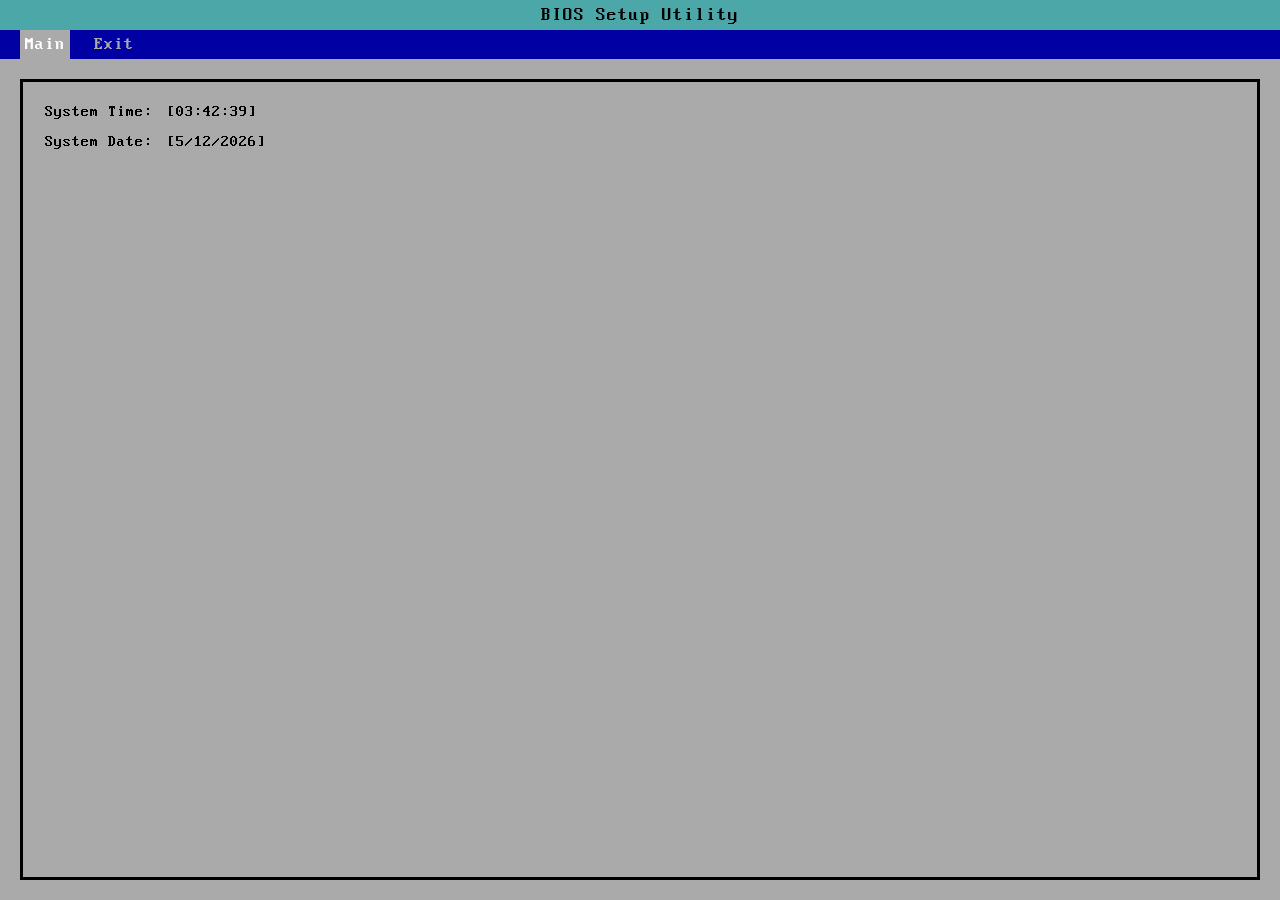
<file: win12-main/bios.html>
<!DOCTYPE html>
<html lang="en">

<head>
    <meta charset="UTF-8">
    <meta name="viewport" content="width=device-width, initial-scale=1.0">
    <!-- 更改页面标题以提高搜索引擎可搜索性 -->
    <title>Windows 12 BIOS Setup</title>
    <!-- 使用相对路径引用外部CSS文件 -->
    <link rel="stylesheet" href="./apps/style/bios.css">
</head>

<body id="body" scroll="no">
    <div id="exit_confirm" style="display:none;background-color: white;padding-top: 20px;padding-bottom: 20px;padding-left: 10px;padding-right: 10px;position: absolute;left:35%;top:42.5%;/**/box-shadow: 8px 16px 0px 0px #000;z-index:1919810;">
        <div id="confirm" style="background-color: white; color:black;border:3.5px solid #000; padding: 5px;display: flex;flex-direction: column;">
            <p style="text-align: center;margin-top: 15px;flex: 35;flex: 25;" id="confirm-tit"> Save configuration changes and exit now? </p>
            <div style="flex: 1;"></div>
            <div style="display: flex;align-items: center;justify-content: center;flex: 25;">
                <a class="confirm-button" id="ok-btn" style="background-color: #000;color: #fff;" click="eval(code)">[OK]</a>
                <p>&nbsp;&nbsp;&nbsp;&nbsp;</p>
                <a class="confirm-button" style="color: #000;background-color: #fff;" click="document.getElementById('exit_confirm').style.display = 'none';document.getElementById('background').style.display = 'none';" id="cancel-btn">[Cancel]</a>
            </div>
        </div>
    </div>
    <div style="position: absolute;background-color: rgba(11,45,14,0);top:0;left:0;width:100%;height:100%;display: none;z-index:114514;" id="background"></div>

    <nav>
        <p class="tit">BIOS Setup Utility</p>
    </nav>
    <nav class="pages" style="padding-left: 15px;">
        <a class="page" id="main" click="tab=0; ChangePage()" ontouchstart="tab=0; ChangePage()">Main</a>
        <a class="page" id="exit" click="tab=1; ChangePage()" ontouchstart="tab=1; ChangePage()">Exit</a>
    </nav>

    <div id="mainPage">
        <table class="option" style="cursor: none;">
            <tr>
                <td>
                    System Time:
                </td>
                <td style="width:10px;"></td>
                <td id="time">
                    [11:45:14]
                </td>
            </tr>
            <tr style="height:10px;"></tr>
            <tr>
                <td>
                    System Date:
                </td>
                <td style="width:10px;"></td>
                <td id="date">
                    [10/08/1919]
                </td>
                <!-- 注意：这里的日期为[日/月/年] -->
            </tr>
        </table>
    </div>

    <div id="exitPage" style="display: flex; gap: 10px; flex-direction: column;">
        <div click="BIOS_confirm(' Save configuration changes and exit now? ','toBoot()',30)" ontouchstart="BIOS_confirm(' Save configuration changes and exit now? ','toBoot()',30)" class="exit" id="e1">Exit Saving Changes</div>
        <div click="BIOS_confirm(' Discard changes and exit setup? ','toBoot()',25);" ontouchstart="BIOS_confirm(' Discard changes and exit setup? ','toBoot()',25);" class="exit" id="e2">Exit Discarding Changes</div>
        <div click="BIOS_confirm('  Restore default setup?  ','document.getElementById(`exit_confirm`).style.display = `none`;document.getElementById(`background`).style.display = `none`;',18);" ontouchstart="BIOS_confirm('  Restore default setup?  ','document.getElementById(`exit_confirm`).style.display = `none`;document.getElementById(`background`).style.display = `none`;',18);" class="exit" id="e3">Restore Defaults</div>
    </div>

    <!-- 使用相对路径引用JavaScript文件 -->
    <script src="scripts/bios_kernel.js"></script>
</body>

</html>
</file>
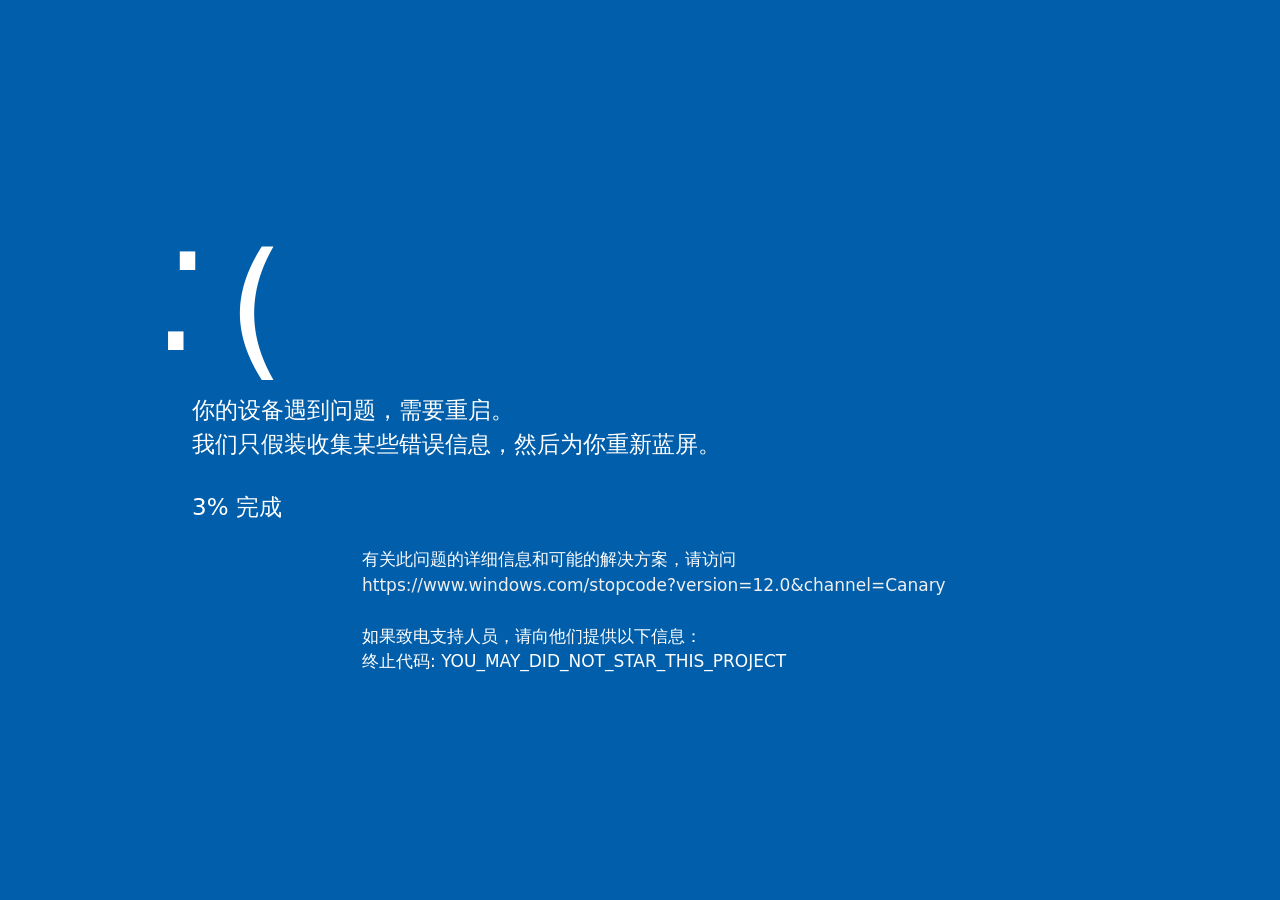
<file: win12-main/bluescreen.html>
<!DOCTYPE html>
<html lang="en" style="height: 100%;">

<head>
    <meta charset="UTF-8">
    <meta http-equiv="X-UA-Compatible" content="IE=edge">
    <meta name="viewport" content="width=device-width, initial-scale=1.0, maximum-scale=1.0, user-scalable=no">
    <meta name="format-detection" content="telephone=no">
    
    <!-- 添加有关网页的描述信息 -->
    <meta name="description" content="Windows 12 Web Version - 一个开放源项目，提供对 Windows 12 的网络预览。">

	<!-- Windows 12 网页版 谭景元原创  -->

	<!-- Windows 12 网页版是一个开放源项目,
	希望让用户在网络上预先体验 Windows 12,
	内容可能与 Windows 12 正式版本不一致。
	使用标准网络技术,例如 HTML、CSS 和 Javascript
	此项目绝不附属于微软,且不应与微软操作系统或产品混淆,
	这也不是 Windows365 cloud PC
	本项目中微软、Windows和其他示范产品是微软公司的商标 -->
	<link rel="stylesheet" href="./base.css" />
	<base target="_blank">

	<title>Windows 12 网页版</title>
</head>
<body>
    <style>
        body{
            background-color: #005eaa;
            cursor: none;
        }
        #box{
            display: flex;
            flex-direction: column;
            justify-items: center;
            width: 70%;
            left: 15%;
            position: absolute;
            height: 100%;
            justify-content: center;
        }
        #happy-face{
            color: #fff;
            font-size: 150px;
            margin: 0;
            line-height: 1;
            /* margin-left: -40px; */
            margin-top: -10px;
            height: 150px;
            height: 150px;
            display: flex;
        }
        #happy-face>*{
            position: relative;
            line-height: 0px;
        }
        @keyframes eyea{
            0%{
                top: -140px;
                left: -40px;
            }
            15%{
                top: -150px;
                left: -60px;
            }
            25%{
                top: -140px;
                left: -40px;
            }
            35%{
                top: -150px;
                left: -20px;
            }
            50%{
                top: -140px;
                left: -40px;
            }
            85%{
                top: -140px;
                left: -40px;
            }
            95%{
                top: -45px;
                left: -40px;
            }
            /* 63%{
                top: 0px;
                left: 0;
            } */
        }
        #happy-face>.eye.a{
            top: -45px;
            left: -40px;
            animation: eyea 2s;
        }
        @keyframes eyeb{
            0%{
                top: -140px;
                left: 14px;
            }
            15%{
                top: -150px;
                left: -6px;
            }
            25%{
                top: -140px;
                left: 14px;
            }
            35%{
                top: -150px;
                left: 34px;
            }
            50%{
                top: -140px;
                left: 24px;
            }
            90%{
                top: -140px;
                left: 24px;
            }
        }
        #happy-face>.eye.b{
            left: -76px;
            top: -125px;
            animation: eyeb 2s;
        }
        @keyframes mou{
            0%{
                transform: rotate(90deg);
                top: 10px;
                left: -60px;
            }
            15%{
                transform: rotate(120deg);
                top: -10px;
                left: -80px;
            }
            25%{
                transform: rotate(90deg);
                top: 10px;
                left: -60px;
            }
            35%{
                transform: rotate(60deg);
                top: -10px;
                left: -20px;
            }
            50%{
                transform: rotate(270deg);
                top: 10px;
                left: -80px;
            }
            80%{
                transform: rotate(270deg);
                top: -10px;
                left: -80px;
            }
            90%{
                transform: rotate(180deg);
                top: -25px;
                left: -60px;
            }
            /* 50%{
                transform: rotate(180deg);
                top: 20px;
                left: 50px;
            } */
        }
        #happy-face>.mouse{
            transform: rotate(180deg);
            top: -25px;
            left: -60px;
            animation: mou 2s;
        }
        #tx1{
            color: #fff;
            font-size: 23px;
            margin-bottom: 5px;
            margin-top: 50px;
        }
        #prog{
            color: #fff;
            font-size: 23px;
        }
        #dtx{
            color: #fff;
            margin-left: 20px;
            font-size: 17px;
            margin-top: 0;
        }
        #qr{
            min-width: 150px;
            width: 150px;
            height: 150px;
            fill: #005eaa;
        }
        #detail{
            display: flex;
        }
        .link{
            color: #efefef;
            text-decoration: none;
            transition: 100ms;
            cursor: pointer;
        }
        .link:hover{
            color: #aaa;
        }
    </style>
    <div id="box">
        <div id="happy-face">
            <p class="eye a">.</p>
            <p class="eye b">.</p>
            <p class="mouse">)</p>
        </div>
        <p id="tx1">你的设备遇到问题，需要重启。<br>我们只假装收集某些错误信息，然后为你重新蓝屏。</p>
        <p id="prog"><span id="complete">0</span>% 完成</p>
        <div id="detail">
            <svg id="qr" xmlns="http://www.w3.org/2000/svg" version="1.2" baseProfile="tiny" shape-rendering="crispEdges" viewBox="20 15 305 305";background-color:rgba(255, 255, 255, 1);"><rect x="42" y="37" width="9" height="63"/><rect x="42" y="109" width="9" height="18"/><rect x="42" y="136" width="9" height="18"/><rect x="42" y="163" width="18" height="9"/><rect x="42" y="181" width="9" height="18"/><rect x="42" y="217" width="36" height="9"/><rect x="42" y="235" width="9" height="63"/><rect x="51" y="37" width="54" height="9"/><rect x="51" y="91" width="54" height="9"/><rect x="51" y="109" width="9" height="9"/><rect x="51" y="145" width="9" height="9"/><rect x="51" y="172" width="9" height="9"/><rect x="51" y="235" width="54" height="9"/><rect x="51" y="289" width="54" height="9"/><rect x="60" y="55" width="27" height="27"/><rect x="60" y="118" width="18" height="9"/><rect x="60" y="136" width="9" height="9"/><rect x="60" y="181" width="9" height="9"/><rect x="60" y="199" width="9" height="9"/><rect x="60" y="253" width="27" height="27"/><rect x="69" y="127" width="72" height="9"/><rect x="69" y="145" width="9" height="9"/><rect x="69" y="190" width="9" height="9"/><rect x="69" y="208" width="9" height="18"/><rect x="78" y="109" width="27" height="9"/><rect x="78" y="154" width="9" height="27"/><rect x="78" y="208" width="9" height="9"/><rect x="87" y="145" width="18" height="9"/><rect x="87" y="190" width="9" height="18"/><rect x="96" y="46" width="9" height="54"/><rect x="96" y="163" width="9" height="9"/><rect x="96" y="181" width="45" height="9"/><rect x="96" y="199" width="9" height="9"/><rect x="96" y="217" width="18" height="9"/><rect x="96" y="244" width="9" height="54"/><rect x="105" y="118" width="9" height="27"/><rect x="105" y="154" width="18" height="9"/><rect x="105" y="172" width="9" height="18"/><rect x="105" y="208" width="9" height="18"/><rect x="114" y="37" width="9" height="36"/><rect x="114" y="82" width="9" height="18"/><rect x="114" y="163" width="18" height="9"/><rect x="114" y="190" width="9" height="18"/><rect x="114" y="226" width="27" height="9"/><rect x="114" y="244" width="9" height="18"/><rect x="114" y="280" width="9" height="18"/><rect x="123" y="55" width="9" height="36"/><rect x="123" y="136" width="9" height="9"/><rect x="123" y="190" width="9" height="9"/><rect x="123" y="235" width="27" height="9"/><rect x="123" y="253" width="18" height="18"/><rect x="123" y="289" width="9" height="9"/><rect x="132" y="64" width="9" height="54"/><rect x="132" y="154" width="9" height="9"/><rect x="132" y="199" width="9" height="9"/><rect x="132" y="271" width="9" height="18"/><rect x="141" y="46" width="27" height="9"/><rect x="141" y="100" width="9" height="9"/><rect x="141" y="145" width="9" height="9"/><rect x="141" y="163" width="9" height="18"/><rect x="141" y="217" width="36" height="9"/><rect x="141" y="244" width="9" height="9"/><rect x="141" y="262" width="9" height="18"/><rect x="150" y="55" width="18" height="27"/><rect x="150" y="91" width="9" height="9"/><rect x="150" y="109" width="18" height="9"/><rect x="150" y="136" width="9" height="9"/><rect x="150" y="154" width="18" height="18"/><rect x="150" y="181" width="27" height="9"/><rect x="150" y="208" width="27" height="27"/><rect x="150" y="271" width="45" height="9"/><rect x="150" y="289" width="27" height="9"/><rect x="159" y="37" width="9" height="45"/><rect x="159" y="118" width="9" height="18"/><rect x="159" y="145" width="9" height="27"/><rect x="159" y="190" width="9" height="54"/><rect x="159" y="262" width="9" height="36"/><rect x="168" y="73" width="9" height="36"/><rect x="168" y="118" width="27" height="9"/><rect x="168" y="136" width="9" height="18"/><rect x="168" y="172" width="9" height="18"/><rect x="168" y="199" width="9" height="36"/><rect x="168" y="244" width="9" height="9"/><rect x="177" y="37" width="18" height="9"/><rect x="177" y="55" width="9" height="18"/><rect x="177" y="127" width="9" height="18"/><rect x="177" y="154" width="9" height="27"/><rect x="177" y="190" width="18" height="9"/><rect x="177" y="226" width="18" height="9"/><rect x="186" y="82" width="9" height="27"/><rect x="186" y="163" width="9" height="9"/><rect x="186" y="181" width="9" height="63"/><rect x="186" y="253" width="9" height="27"/><rect x="195" y="46" width="9" height="18"/><rect x="195" y="82" width="9" height="9"/><rect x="195" y="109" width="9" height="9"/><rect x="195" y="181" width="9" height="9"/><rect x="195" y="208" width="9" height="18"/><rect x="195" y="280" width="9" height="9"/><rect x="204" y="37" width="9" height="9"/><rect x="204" y="91" width="9" height="9"/><rect x="204" y="127" width="18" height="9"/><rect x="204" y="199" width="9" height="18"/><rect x="204" y="226" width="9" height="18"/><rect x="204" y="253" width="9" height="9"/><rect x="204" y="271" width="18" height="9"/><rect x="213" y="55" width="9" height="9"/><rect x="213" y="73" width="18" height="9"/><rect x="213" y="100" width="9" height="90"/><rect x="213" y="208" width="27" height="18"/><rect x="213" y="262" width="9" height="18"/><rect x="222" y="46" width="9" height="9"/><rect x="222" y="64" width="9" height="54"/><rect x="222" y="136" width="18" height="9"/><rect x="222" y="154" width="9" height="9"/><rect x="222" y="172" width="9" height="27"/><rect x="222" y="226" width="9" height="36"/><rect x="231" y="118" width="9" height="36"/><rect x="231" y="172" width="9" height="9"/><rect x="231" y="253" width="45" height="9"/><rect x="240" y="37" width="9" height="63"/><rect x="240" y="118" width="9" height="18"/><rect x="240" y="145" width="9" height="27"/><rect x="240" y="190" width="9" height="18"/><rect x="240" y="217" width="27" height="9"/><rect x="240" y="235" width="9" height="9"/><rect x="240" y="262" width="9" height="36"/><rect x="249" y="37" width="54" height="9"/><rect x="249" y="91" width="54" height="9"/><rect x="249" y="109" width="9" height="18"/><rect x="249" y="145" width="9" height="18"/><rect x="249" y="181" width="9" height="18"/><rect x="249" y="262" width="9" height="9"/><rect x="249" y="280" width="36" height="9"/><rect x="258" y="55" width="27" height="27"/><rect x="258" y="118" width="9" height="18"/><rect x="258" y="154" width="9" height="18"/><rect x="258" y="190" width="9" height="18"/><rect x="258" y="226" width="9" height="36"/><rect x="258" y="271" width="9" height="27"/><rect x="267" y="109" width="36" height="9"/><rect x="267" y="127" width="9" height="27"/><rect x="267" y="163" width="27" height="9"/><rect x="267" y="181" width="27" height="9"/><rect x="267" y="199" width="27" height="9"/><rect x="267" y="226" width="18" height="18"/><rect x="267" y="262" width="27" height="9"/><rect x="276" y="118" width="9" height="18"/><rect x="276" y="145" width="9" height="27"/><rect x="276" y="190" width="18" height="18"/><rect x="276" y="244" width="18" height="9"/><rect x="276" y="271" width="9" height="18"/><rect x="285" y="145" width="9" height="9"/><rect x="285" y="172" width="9" height="45"/><rect x="285" y="271" width="18" height="9"/><rect x="285" y="289" width="9" height="9"/><rect x="294" y="46" width="9" height="54"/><rect x="294" y="127" width="9" height="9"/><rect x="294" y="190" width="9" height="9"/><rect x="294" y="235" width="9" height="9"/><rect x="294" y="253" width="9" height="9"/></svg>
            <p id="dtx">有关此问题的详细信息和可能的解决方案，请访问<br><a onclick="window.open('https:\/\/www.bilibili.com/video/BV1GJ411x7h7','_blank')" class="link" title="来自 Rick Astley 的警告：你确定要点击吗 :)">https://www.windows.com/stopcode?version=12.0&channel=Canary</a><br><br>如果致电支持人员，请向他们提供以下信息：<br>终止代码: YOU_MAY_DID_NOT_STAR_THIS_PROJECT</p>
        </div>
    </div>
    <script>
        function sleep(millisecond, callback) {
            setTimeout(callback, millisecond);
        }
        
        function update_complete1() {
            complete.innerText = (parseInt(complete.innerText) + 1).toString();
        }

        function update_complete2() {
            complete.innerText = (parseInt(complete.innerText) - 1).toString();
        }

        function next_loop1() {
            let i = parseInt(complete.innerText);
            if (i < 20) {
                sleep(300, function() {
                    update_complete1();
                    next_loop1();
                });
            }
            else if (i < 60) {
                sleep(200, function() {
                    update_complete1();
                    next_loop1();
                });
            }
            else if (i < 80) {
                sleep(100, function() {
                    update_complete1();
                    next_loop1();
                });
            }
            else if (i < 100) {
                sleep(50, function() {
                    update_complete1();
                    next_loop1();
                });
            }
            else {
                next_loop2();
            }
        }

        function next_loop2() {
            let i = parseInt(complete.innerText);
            if (i > 0) {
                sleep(10, function() {
                    update_complete2();
                    next_loop2();
                });
            }
            else {
                window.location.reload();
            }
        }

        let complete = document.getElementById("complete");
        next_loop1();
    </script>
</body>
</html>
</file>
<file: css/h.9c69ed6c.css>
* {
    padding: 0;
    margin: 0;
    transition-timing-function: cubic-bezier(.19, 1, .22, 1)
}

body,
html {
    font-family: Microsoft YaHei;
    -webkit-font-smoothing: antialiased;
    color: #fff;
    line-height: 1.5;
    min-width: 1150px;
    background-color: #212121;
    font-size: 14px;
    overflow-x: hidden
}

.intro {
    position: relative
}

.clear:after {
    content: "";
    display: block;
    height: 0;
    visibility: hidden;
    clear: both
}

.chatbox>.line {
    display: none
}

#startrack {
    height: 140%;
    width: 100%
}

.background.fixed {
    position: fixed;
    top: -60%
}

.background {
    position: absolute;
    top: 0;
    left: 0;
    width: 100vw;
    height: 100vh
}

.background .cover {
    position: absolute;
    bottom: -42%;
    left: 0;
    height: 100%;
    width: 100%;
    background: linear-gradient(0deg, #202020 30%, rgba(32, 32, 32, 0))
}

@keyframes bg {
    0% {
        transform: rotate(0deg);
        border-radius: 0
    }

    50% {
        transform: rotate(180deg);
        border-radius: 0
    }

    to {
        transform: rotate(1turn);
        border-radius: 0
    }
}

@-webkit-keyframes bg {
    0% {
        transform: rotate(0deg);
        border-radius: 0
    }

    50% {
        transform: rotate(180deg);
        border-radius: 0
    }

    to {
        transform: rotate(1turn);
        border-radius: 0
    }
}

@-ms-keyframes bg {
    0% {
        transform: rotate(0deg);
        border-radius: 0
    }

    50% {
        transform: rotate(180deg);
        border-radius: 0
    }

    to {
        transform: rotate(1turn);
        border-radius: 0
    }
}

@-moz-keyframes bg {
    0% {
        transform: rotate(0deg);
        border-radius: 0
    }

    50% {
        transform: rotate(180deg);
        border-radius: 0
    }

    to {
        transform: rotate(1turn);
        border-radius: 0
    }
}

nav {
    position: fixed;
    left: 20px;
    bottom: 0;
    z-index: 2333;
    transform: rotate(-90deg) translateZ(0);
    transform-origin: 0 0;
    transition: all .3s ease-out;
    vertical-align: middle;
    font-family: Roboto, Tahoma, Consolas, Microsoft YaHei
}

nav a.clip {
    height: 3px;
    width: 3px;
    background: #fff;
    border-radius: 100%
}

nav a {
    display: inline-block;
    font-size: 13px;
    color: #fff;
    text-decoration: none;
    margin: 0 10px;
    opacity: .4;
    transition: all .3s;
    vertical-align: middle
}

nav a.time {
    opacity: 1
}

nav a.active,
nav a:hover {
    text-decoration: underline;
    opacity: 1
}

.ch {
    width: 100%;
    padding: 80px 0;
    animation: fadedown 1s cubic-bezier(.19, 1, .22, 1);
    -webkit-animation: fadedown 1s cubic-bezier(.19, 1, .22, 1);
    -ms-animation: fadedown 1s cubic-bezier(.19, 1, .22, 1);
    -moz-animation: fadedown 1s cubic-bezier(.19, 1, .22, 1)
}

.ch h2.chtitle {
    padding-bottom: 30px;
    font-size: 26px;
    letter-spacing: .2em;
    color: hsla(0, 0%, 100%, .5)
}

.ch h2.chtitle span {
    color: #fff
}

.ch h2.chtitle:after {
    content: "";
    display: block;
    width: 10%;
    height: 5px;
    background-color: hsla(0, 0%, 100%, .5);
    margin-top: 30px
}

@keyframes fadedown {
    0% {
        opacity: 0;
        transform: translateY(-50px)
    }

    to {
        opacity: 1;
        transform: translateY(0)
    }
}

@-webkit-keyframes fadedown {
    0% {
        opacity: 0;
        transform: translateY(-50px)
    }

    to {
        opacity: 1;
        transform: translateY(0)
    }
}

@-ms-keyframes fadedown {
    0% {
        opacity: 0;
        transform: translateY(-50px)
    }

    to {
        opacity: 1;
        transform: translateY(0)
    }
}

@-moz-keyframes fadedown {
    0% {
        opacity: 0;
        transform: translateY(-50px)
    }

    to {
        opacity: 1;
        transform: translateY(0)
    }
}

.container {
    position: relative;
    width: 1000px;
    margin: 0 auto;
    height: 100%;
    padding: 20px 0
}

.intro {
    color: #fff;
    height: 100vh;
    padding: 0
}

.intro .container {
    animation: fadedown 3.5s cubic-bezier(.19, 1, .22, 1);
    -webkit-animation: fadedown 3.5s cubic-bezier(.19, 1, .22, 1);
    -ms-animation: fadedown 3.5s cubic-bezier(.19, 1, .22, 1);
    -moz-animation: fadedown 3.5s cubic-bezier(.19, 1, .22, 1)
}

.hello {
    position: absolute;
    bottom: 20%;
    left: 0
}

.hello h1,
.hello h2 {
    font-weight: 400;
    font-size: 22px;
    line-height: 1.5em;
    letter-spacing: .2em
}

.hello h1 {
    font-size: 42px;
    letter-spacing: .5em
}

.hello h2 {
    padding-top: .6em
}

.hello .circle {
    float: left;
    margin-right: 10px;
    letter-spacing: 0
}

.hello .circle span {
    display: inline-block;
    width: 13px;
    height: 13px;
    background-color: #fff;
    border-radius: 100%;
    margin-right: 5px
}

.hello .circle span:first-child {
    background-color: #ff493f
}

.hello .circle span:nth-child(2) {
    background-color: #f7c900
}

.hello .circle span:nth-child(3) {
    background-color: #00ff37
}

.about .introduct {
    line-height: 2em
}

.about .introduct img.avatar {
    float: right;
    width: 140px;
    margin-left: 40px;
    margin-right: 20px;
    border-radius: 100%
}

.about ul.skill {
    margin-top: 50px
}

.about ul.skill li {
    list-style: none;
    padding: 10px 0;
    width: 45%;
    float: left;
    margin-right: 5%
}

.about ul.skill li p {
    display: inline-block;
    width: 26%;
    margin-right: 3%;
    font-size: 12px
}

.about ul.skill li .progress {
    display: inline-block;
    width: 70%;
    height: 3px;
    background-color: hsla(0, 0%, 100%, .2);
    vertical-align: middle
}

.about ul.skill li .progress span {
    font-size: 12px;
    color: hsla(0, 0%, 100%, .4);
    opacity: 0;
    position: relative;
    top: -5px;
    letter-spacing: .5em;
    transition: all .3s
}

.about ul.skill li:hover .progress span {
    opacity: 1;
    top: 0
}

.about ul.skill li .progress div {
    background-color: #fff;
    height: 3px;
    position: relative
}

ul.skill li .progress div {
    animation: progressin 7s;
    -webkit-animation: progressin 7s;
    -ms-animation: progressin 7s;
    -moz-animation: progressin 7s
}

@keyframes progressin {
    0% {
        width: 0
    }
}

@-webkit-keyframes progressin {
    0% {
        width: 0
    }
}

@-ms-keyframes progressin {
    0% {
        width: 0
    }
}

@-moz-keyframes progressin {
    0% {
        width: 0
    }
}

.about ul.skill li .progress div:after {
    content: "";
    display: inline-block;
    position: absolute;
    right: -4px;
    top: -8px;
    width: 0;
    height: 0;
    border-left: 4px solid transparent;
    border-right: 4px solid transparent;
    border-top: 3px solid #fff
}

.links a {
    color: #fff;
    text-decoration: none
}

.find .links .item {
    position: relative;
    width: 17.6%;
    height: 80px;
    line-height: 80px;
    margin: 10px 1.2%;
    padding: 5px 0;
    text-align: center;
    float: left;
    transition: all .2s;
    opacity: .9
}

.find .links .item:hover {
    opacity: 1;
    transform: translateY(-10px);
    -webkit-animation: index-link-active 1s cubic-bezier(.315, .605, .375, .925) forwards
}

.find .links .item .inner {
    position: relative;
    z-index: 5
}

.find .links .item .bg {
    position: absolute;
    bottom: 0;
    left: 0;
    width: 100%;
    height: 1.8%;
    z-index: 0;
    transition: all .15s
}

.find .links .item:hover .bg {
    height: 100%;
    width: 100%;
    border-radius: 5px;
    box-shadow: 0 3px 20px rgba(0, 0, 0, .28)
}

.find .links .item i {
    font-size: 20px
}

.find .links .item span {
    display: inline-block;
    width: 100px
}

.find .links .col-3 .item {
    width: 30.93%;
    margin: 10px 1.2%
}

.gate .links .item {
    margin: 5px 0;
    padding: 15px 1.5%;
    float: left;
    width: 22%;
    height: 60px;
    transition: all .2s;
    opacity: .85
}

.gate .links .item.akarin {
    opacity: .58
}

.gate .links .item:hover {
    opacity: 1;
    border-radius: 5px;
    background-color: hsla(0, 0%, 100%, .25);
    transform: translateY(-5px);
    box-shadow: 0 3px 20px rgba(0, 0, 0, .28);
    -webkit-animation: index-link-active 1s cubic-bezier(.315, .605, .375, .925) forwards
}

.gate .links .item .avatar {
    float: left;
    height: 60px;
    line-height: 60px;
    width: 60px;
    border-radius: 100%;
    text-align: center;
    margin-right: 15px;
    background-color: #353535;
    overflow: hidden
}

.gate .links .item .avatar i {
    font-size: 24px
}

.gate .links .item .avatar img {
    height: 60px;
    max-width: 60px;
    border-radius: 100%
}

.gate .links .item .inner {
    padding: 6px
}

.gate .links .item .inner h5 {
    font-weight: 400;
    font-size: 17px
}

.gate .links .item .inner p {
    font-size: 13px;
    color: hsla(0, 0%, 100%, .6)
}

.footer {
    text-align: center
}

.footer a {
    color: inherit;
    text-decoration: none
}

.footer a:hover {
    text-decoration: underline
}

.footer h3 {
    font-weight: 400;
    font-size: 20px;
    letter-spacing: .8em;
    margin: 6px 0
}

.footer p {
    font-size: 12px;
    letter-spacing: 1em;
    opacity: .3
}

.footer p.c {
    margin-top: 20px;
    letter-spacing: .1em
}

.chatbox .line {
    margin: 40px 0
}

.chatbox .line p {
    margin: 10px 0
}

.chatbox .question a {
    display: inline-block;
    background-color: hsla(0, 0%, 100%, .3);
    border-radius: 10px 10px 10px 0;
    font-size: 12px;
    padding: 0 10px;
    margin-right: 10px;
    cursor: pointer;
    opacity: .8;
    transform: translateY(0);
    transition: all .2s
}

.chatbox .question a:hover {
    opacity: 1;
    transform: translateY(-2px);
    -webkit-animation: index-link-active 1s cubic-bezier(.315, .605, .375, .925) forwards
}

.chatbox .question.disable a {
    opacity: .3
}

.chatbox .question.disable a.selected {
    opacity: .9
}

.chatbox .question a.error {
    opacity: .3;
    animation: error .2s ease-in-out
}

.chatbox .loading span {
    display: inline-block;
    height: 10px;
    width: 10px;
    border-radius: 100%;
    background-color: #fff;
    margin-right: 5px;
    animation: loading-point 1.4s ease-in-out infinite both
}

.chatbox .loading span:first-child {
    animation-delay: .2s
}

.chatbox .loading span:nth-child(2) {
    animation-delay: .4s
}

.chatbox .loading span:nth-child(3) {
    animation-delay: .6s
}

@keyframes loading-point {
    0% {
        opacity: .8
    }

    50% {
        opacity: .25
    }

    to {
        opacity: 1
    }
}

@keyframes error {
    0% {
        transform: translateX(0)
    }

    25% {
        transform: translateX(-2px)
    }

    50% {
        transform: translateX(0)
    }

    75% {
        transform: translateX(2px)
    }

    to {
        transform: translateX(0)
    }
}

@keyframes index-link-active {
    0% {
        transform: perspective(1600px) rotateX(0) rotateY(0) translateZ(0)
    }

    16% {
        transform: perspective(1600px) rotateX(10deg) rotateY(5deg) translateZ(32px)
    }

    to {
        transform: perspective(1600px) rotateX(0) rotateY(0) translateZ(65px)
    }
}

@media screen and (min-width:1400px) {
    .container {
        width: 70%
    }

    nav a {
        font-size: 18px
    }
}

@media screen and (max-width:700px) {

    body,
    html {
        min-width: 0
    }

    .container {
        width: auto;
        margin: 0 5%
    }

    div.el span {
        display: block;
        width: 60%;
        left: 0;
        top: 75px;
        margin: -40% auto 0
    }

    nav {
        padding: 15px 5%;
        overflow: auto;
        font-size: 13px;
        left: 0;
        top: inherit;
        bottom: 0;
        transform: rotate(0deg) translateZ(0);
        transform-origin: 0 100%;
        white-space: nowrap;
        width: 90%;
        background: -webkit-linear-gradient(180deg, transparent, rgba(0, 0, 0, .8));
        background: linear-gradient(180deg, transparent, rgba(0, 0, 0, .8))
    }

    .ch {
        padding: 40px 0
    }

    .hello {
        width: 90%;
        padding: 5%;
        text-align: center;
        bottom: 50%
    }

    .hello .circle {
        float: none;
        margin-right: 0
    }

    .hello h2 {
        padding-top: 0
    }

    .hello h1,
    .hello h2 {
        font-weight: 400;
        font-size: 14px
    }

    .hello .circle {
        padding: 20px
    }

    .hello .circle span {
        margin: 0 5px;
        width: 10px;
        height: 10px
    }

    .hello h1 {
        font-size: 26px
    }

    .about .introduct img.avatar {
        float: none;
        margin-left: 0;
        margin-right: 0;
        width: 100px
    }

    .about .introduct,
    .about .skill {
        float: none;
        width: auto
    }

    .about .skill {
        padding-top: 40px
    }

    .about ul.skill li {
        width: 100%
    }

    .find .links .item,
    .gate .links .item {
        width: 46%;
        height: auto;
        padding: 5px 0;
        margin: 10px 2%
    }

    .find .links .item {
        height: 60px;
        line-height: 60px;
        font-size: 13px
    }

    .gate .links .item .avatar {
        height: 40px;
        line-height: 40px;
        width: 40px
    }

    .gate .links .item .avatar img {
        height: 40px;
        max-width: 40px
    }

    .gate .links .item .inner {
        padding: 0
    }

    .gate .links .item .inner h5 {
        font-size: 15px
    }

    .gate .links .item .inner h5,
    .gate .links .item .inner p {
        white-space: nowrap;
        text-overflow: ellipsis;
        overflow: hidden
    }

    .footer {
        padding-bottom: 100px
    }

    .footer h3,
    .footer p {
        letter-spacing: .2em
    }
}

/*# sourceMappingURL=/h.9c69ed6c.css.map */
</file>
<file: css/nekotora.99cf6f8c.css>
@font-face {
    font-family: nekotora;
    src: url(../fonts/nekotora.54f9b137.eot);
    src: url(../fonts/nekotora.54f9b137.eot#iefix) format("embedded-opentype"), url(../fonts/nekotora.4ea5ebe6.woff2) format("woff2"), url(../fonts/nekotora.9106c612.woff) format("woff"), url(../fonts/nekotora.28169ea4.ttf) format("truetype"), url(../images/nekotora.33032896.svg#nekotora) format("svg");
    font-weight: 400;
    font-style: normal
}

[class*=" icon-"]:before,
[class^=icon-]:before {
    font-family: nekotora;
    font-style: normal;
    font-weight: 400;
    speak: none;
    display: inline-block;
    text-decoration: inherit;
    width: 1em;
    margin-right: .2em;
    text-align: center;
    font-variant: normal;
    text-transform: none;
    line-height: 1em;
    margin-left: .2em;
    -webkit-font-smoothing: antialiased;
    -moz-osx-font-smoothing: grayscale
}

.icon-search:before {
    content: "\e800"
}

.icon-info:before {
    content: "\e801"
}

.icon-comment:before {
    content: "\e802"
}

.icon-v2ex:before {
    content: "\e803"
}

.icon-zhihu:before {
    content: "\e804"
}

.icon-bilibili:before {
    content: "\e805"
}

.icon-netease_music:before {
    content: "\e806"
}

.icon-tencent_qzone:before {
    content: "\e807"
}

.icon-mail:before {
    content: "\e808"
}

.icon-bookmark:before {
    content: "\e809"
}

.icon-link:before {
    content: "\e80a"
}

.icon-twitter:before {
    content: "\f099"
}

.icon-gplus:before {
    content: "\f0d5"
}

.icon-github:before {
    content: "\f113"
}

.icon-unlink:before {
    content: "\f127"
}

.icon-instagram:before {
    content: "\f16d"
}

.icon-weibo:before {
    content: "\f18a"
}

.icon-qq:before {
    content: "\f1d6"
}

/*# sourceMappingURL=/nekotora.99cf6f8c.css.map */
</file>
<file: style/style.css>
* {
	-webkit-touch-callout:none;
	-webkit-user-select:none;
	-khtml-user-select:none;
	-moz-user-select:none;
	-ms-user-select:none;
	user-select:none;
	padding:0;
	margin:0;
	-webkit-tap-highlight-color:rgba(0,0,0,0);
}
#HIGHSCORE {
	position:absolute;
	left:50%;
	width:250px;
	overflow:visible;
	margin-left:-175px;
	font-family:Exo;

}
#container {
	color:#232323;
	position:absolute;
	left:50%;
	top:calc(50%);
	text-align:center;
	transform:translate(-50%, -50%);
	font-family:Exo;
	-webkit-transform:translate(-50%, -50%);
	-moz-transform:translate(-50%, -50%);
	-ms-transform:translate(-50%, -50%);
    display:none;
}
.tweet {
	font-size:2rem;
	color:#4099FF;
}
@media only screen and (min-device-width:320px) and (max-device-width:480px) {
	.tweet{
		font-size:1rem;
	}
}
a {
	color:#232323;
}
.navbar {
	width:80%;
	margin:0 auto;
	padding:2.5vmin 0;
	text-align:center;
}
.navbar li {
	display:inline-block;
	text-align:center;
	width:calc(33% - 1.25vmin);
}

#title {
	color:#ecf0f1;
	font-size:6vmin;
}

#score {
	font-size:4vmin;
	text-align:center;
	width:30%;
}

#highscores {
	text-align:center;
	list-style:none;
}

.not-visible {
	display:none;
}

button {
	color:#ecf0f1;
	background-color:rgba(0,0,0,0);
	border:0;
}

button:focus {
	outline:0;
}

#openSideBar {
	position:fixed;
	margin-top:6px;
	width:72px;
	height:72px;
	margin-left:11px;
	z-index:3003;
	color:#232323;
	cursor:pointer;
	top:0;
	left:0;

}


#pauseBtn {
	display:none;
	position:fixed;
	margin-bottom:7px;
	width:72px;
	height:72px;
	margin-right:11px;
	z-index:3000;
	color:#232323;
	cursor:pointer;
	right:0;
	bottom:0;
	z-index:99;
}

#restartBtn {
	display:none;
	position:fixed;
	margin-bottom:7px;
	width:72px;
	height:72px;
	margin-left:11px;
	z-index:3000;
	color:#232323;
	cursor:pointer;
	bottom:0;
	z-index:99;
}
#startBtn {
	position:absolute;
	left:40%;
	top:38%;
	height:25%;
	width:25%;
	z-index:99999999;
	cursor:pointer;
}

#helpScreen {
	height:100%;
	width:100%;
	z-index:3001;
	position:fixed;
	top:0;
	margin:0;
	font-size:15px;
	text-align:center;
	display:none;
	color:#232323;
	background-color:rgba(236,240,241,1);
}

#colorBlindBtn {
	position:absolute;
	width:120px;
	height:20px;
	z-index:9999;
	left:47%;
	top:65%;
	font-size:15px;
	text-align:center;
	color:#232323;
	cursor:pointer;
}

#inst_main_body {
	padding:0px;
	font-size:1.2em;
	left:50%;
	top:50%;
	position: absolute;
	text-align:left;
	max-width:400px;
	/*margin-top:30px;*/
	transform:translate(-50%, -50%);
	-webkit-transform:translate(-50%, -50%);
	-moz-transform:translate(-50%, -50%);
	-ms-transform:translate(-50%, -50%);
}

#inst_main_body > a {
	font-weight:bold;
}

#inst_main_body > hr {
	width:100%;
	color:#232323;
	background-color:#232323;
	height:1px;
	border:0;
}

#inst_main_body > p {
	margin-bottom:15px;
}

#instructions_head {
	text-align:center;
	font-size:1.5em;
	padding-bottom:4px;
}


#highScoreInGameTextHeader {
	color: #bdc3c7;
	width:100%;
}

#highScoreInGameText {
	position: absolute;
	top:10px;
	text-align: center;
	width:200px;
	left:50%;
	margin-left:-100px;
}

#currentHighScore {
	color: #2c3e50;
	width:100%;
	margin-top: -5px;
	font-size:2em;
}

@media only screen and (max-device-width:480px) {
	#helpScreen {
		position:fixed;
		top:2px;
		padding-top:20px;
		margin:0;
		width:100%;
		height:100%;
		font-size:13px;
		text-align:center;
	}
	#inst_main_body {
		width:calc(100% - 70px);
		transform:translate(-50%, -50%);
		-webkit-transform:translate(-50%, -50%);
		-moz-transform:translate(-50%, -50%);
		-ms-transform:translate(-50%, -50%);
	}
	#instructions_head {
		padding-left:0%;
	}
	#openSideBar{
		width:60px;
		height:60px;
	}
	#pauseBtn {
		width:60px;
		height:60px;
	}
	#restartBtn {
		width:60px;
		height:60px;
	}
}

.overlay {
	position:absolute;
	height:20%;
	width:100%;
	left:50%;
	top:50%;
	margin-left:-50%;
	margin-top:-10%;
	z-index:3000;
	color:#232323;
	text-align:center;
}

.helpText {
	z-index:3001;
}

.centeredHeader {
	font-size:5vw; 
	text-align:center;
	line-height:4rem;
}

.centeredSubHeader {
	font-size:2.2rem; 
	line-height:1em;
	text-align:center;
}

.centeredSubSubHeader {
	font-size:1.4rem; 
	text-align:center;
}

#buttonCont {
	position:absolute; 
	left:50%;
	width:310px;
	margin-left:-8px;
	transform:translate(-50%, 0%);
	-webkit-transform:translate(-50%, 0%);
	-moz-transform:translate(-50%, 0%);
	-ms-transform:translate(-50%, 0%);
}

@media only screen and (orientation:landscape) {
	#buttonCont {
		bottom:calc(50vh - 19vh - 36px);
	}
	#container {
		top:calc(50vh - 11vh);
	}
}

@media only screen and (orientation:portrait) {
	#buttonCont {
		bottom:calc(50vh - 19vw - 36px);
	}
	#container {
		top:calc(50vh - 11vw);
	}
}

@media only screen and (min-device-width:320px) and (max-device-width:600px) {
	.centeredHeader {
		font-size:2rem; 
		text-align:center;
		line-height:0.6rem;
	}

	.centeredSubHeader {
		font-size:1rem; 
		text-align:center;
	}

	.overlay {
		margin-top:-20%;
	}

	#buttonCont {
		width:280px;
	}

	@media only screen and (orientation:landscape) {
		#buttonCont {
			bottom:119px;
		}
	}

	@media only screen and (orientation:portrait) {
		#buttonCont {
			bottom:119px;
		}
	}
}
.blur {
	opacity:0.1;
}

* {
	padding:0;
	margin:0;
}

body {
	color:#ecf0f1;
	font-family:'Exo', sans-serif;
	background-color:#ecf0f1;
}

#clickToExit {
	cursor:pointer;
}

#canvas {
	transition:all 0.5s ease;
	position:absolute;
	left:0;
	right:0;
	height:100%;
	width:100%;
	background-color:#ecf0f1;
	z-index:0;
}
#title {
	z-index:99;
	margin-top:20px;
	color:#2c3e50;
}

#gameoverscreen {
	/*display:none;*/
}

#restart{
	display:none;
	cursor:pointer !important;
	margin:0;
	padding:0;
	bottom:15px;
	position:absolute;
	left:calc(50% - 124px);
	transform:translate(-50%, 0%);
	-webkit-transform:translate(-50%, 0%);
	-moz-transform:translate(-50%, 0%);
	-ms-transform:translate(-50%, 0%);
	margin-bottom:-3.5px;
}

#socialShare{
	display:none;
	margin:0;
	padding:0;
	bottom:0;
	margin-bottom: 6.5px;
	position:absolute;
	left:calc(50% + 30px);
	transform:translate(-50%, 0%);
	-webkit-transform:translate(-50%, 0%);
	-moz-transform:translate(-50%, 0%);
	-ms-transform:translate(-50%, 0%);
    padding-bottom: 2px;
}

.unselectable {
	-webkit-touch-callout:none;
	-webkit-user-select:none;
	-khtml-user-select:none;
	-moz-user-select:none;
	-ms-user-select:none;
	user-select:none;
}
#afterhr {
	margin:0;
	padding:0;
	margin-bottom:-10px;
	padding-bottom:-10px;
}
body {
	overflow:hidden;
}
#gameoverscreen {
	padding:8px;
}
@font-face {
	font-family:Exo;
	font-weight:light;
	src:url("./fonts/Exo2-ExtraLight.otf") format("opentype");
}

@font-face {
	font-family:Exo;
	src:url("./fonts/Exo2-Regular.otf") format("opentype");
}

@font-face {
	font-family:Exo;
	font-weight:bold;
	src:url("./fonts/Exo2-SemiBold.otf") format("opentype");
}

.GOTitle {
	font-weight:bold;
	font-size:24.2000px;
}

.scoreNum {
	font-weight:normal ! important;
}

#cScore {
	font-size:60.5000px;
	font-weight:light;
	margin-bottom:5px;
	margin-top:-10px;
}

#highScoresTitle {
	margin-bottom:2px;
}

.score {
	font-weight:light;
	line-height:18px;
}




#bottomContainer {
	position:absolute;
	width:100%;
	bottom:0px;
}

#androidBadge {
	position:absolute;
	height:41px;
	margin-top:5px;
	left:calc(50% - 66px);
	transform:translate(calc(-50% - 4px), -1px);
	-webkit-transform:translate(calc(-50% - 4px), -1px);
	-moz-transform:translate(calc(-50% - 4px), -1px);
	-ms-transform:translate(calc(-50% - 4px), -1px);
}

#iOSBadge {
	margin-top:5px;
	position:absolute;
	left:calc(50% + 65px);
	transform:translate(calc(-50% - 4px), 0%);
	-webkit-transform:translate(calc(-50% - 4px), 0%);
	-moz-transform:translate(calc(-50% - 4px), 0%);
	-ms-transform:translate(calc(-50% - 4px), 0%);
}

#authors {
	position:absolute;
	width:200px;
	bottom:0px;
	left:50%;
	transform:translate(-50%, 0%);
	-webkit-transform:translate(-50%, 0%);
	-moz-transform:translate(-50%, 0%);
	-ms-transform:translate(-50%, 0%);
}
</file>
<file: css/mofang/style.css>
*, *:before, *:after {
  -webkit-user-select: none;
  -moz-user-select: none;
  user-select: none;
  box-sizing: border-box;
  cursor: inherit;
  margin: 0;
  padding: 0;
  outline: none;
  font-size: inherit;
  font-family: inherit;
  font-weight: inherit;
  font-style: inherit;
  text-transform: uppercase;
}
*:focus {
  outline: none;
}

html {
  -webkit-tap-highlight-color: transparent;
  -webkit-text-size-adjust: 100%;
  -webkit-font-smoothing: antialiased;
  -moz-osx-font-smoothing: grayscale;
  -ms-text-size-adjust: 100%;
  -webkit-text-size-adjust: 100%;
  overflow: hidden;
  height: 100%;
}

body {
  font-family: "BungeeFont", sans-serif;
  font-weight: normal;
  font-style: normal;
  line-height: 1;
  cursor: default;
  overflow: hidden;
  height: 100%;
  font-size: 5rem;
}

.icon {
  display: inline-block;
  font-size: inherit;
  overflow: visible;
  vertical-align: -0.125em;
  preserveAspectRatio: none;
}

.range {
  position: relative;
  width: 14em;
  z-index: 1;
  opacity: 0;
}
.range:not(:last-child) {
  margin-bottom: 2em;
}
.range__label {
  position: relative;
  font-size: 0.9em;
  line-height: 0.75em;
  padding-bottom: 0.5em;
  z-index: 2;
}
.range__track {
  position: relative;
  height: 1em;
  margin-left: 0.5em;
  margin-right: 0.5em;
  z-index: 3;
}
.range__track-line {
  position: absolute;
  background: rgba(0, 0, 0, 0.2);
  height: 2px;
  top: 50%;
  margin-top: -1px;
  left: -0.5em;
  right: -0.5em;
  transform-origin: left center;
}
.range__handle {
  position: absolute;
  width: 0;
  height: 0;
  top: 50%;
  left: 0;
  cursor: pointer;
  z-index: 1;
}
.range__handle div {
  transition: background 500ms ease;
  position: absolute;
  left: 0;
  top: 0;
  width: 0.9em;
  height: 0.9em;
  border-radius: 0.2em;
  margin-left: -0.45em;
  margin-top: -0.45em;
  background: #41aac8;
  border-bottom: 2px solid rgba(0, 0, 0, 0.2);
}
.range.is-active .range__handle div {
  transform: scale(1.25);
}
.range__handle:after {
  content: "";
  position: absolute;
  left: 0;
  top: 0;
  width: 3em;
  height: 3em;
  margin-left: -1.5em;
  margin-top: -1.5em;
}
.range__list {
  display: flex;
  flex-flow: row nowrap;
  justify-content: space-between;
  position: relative;
  padding-top: 0.5em;
  font-size: 0.55em;
  color: rgba(0, 0, 0, 0.5);
  z-index: 1;
}

.stats {
  position: relative;
  width: 14em;
  z-index: 1;
  display: flex;
  justify-content: space-between;
  opacity: 0;
}
.stats:not(:last-child) {
  margin-bottom: 1.5em;
}
.stats i {
  display: inline-block;
  color: rgba(0, 0, 0, 0.5);
  font-size: 0.9em;
}
.stats b {
  display: inline-block;
  font-size: 0.9em;
}

.text {
  position: absolute;
  left: 0;
  right: 0;
  text-align: center;
  line-height: 0.75;
  perspective: 100rem;
  opacity: 0;
}
.text i {
  display: inline-block;
  opacity: 0;
  white-space: pre-wrap;
}
.text--title {
  bottom: 75%;
  font-size: 4.4em;
  height: 1.2em;
}
.text--title span {
  display: block;
}
.text--title span:first-child {
  font-size: 0.5em;
  margin-bottom: 0.2em;
}
.text--note {
  top: 87%;
  font-size: 1em;
}
.text--timer {
  bottom: 78%;
  font-size: 3.5em;
  line-height: 1;
}
.text--complete, .text--best-time {
  font-size: 1.5em;
  top: 83%;
  line-height: 1em;
}

.btn {
  -webkit-appearance: none;
  -moz-appearance: none;
  appearance: none;
  background-color: transparent;
  border-radius: 0;
  border-width: 0;
  position: absolute;
  pointer-events: none;
  font-size: 1.2em;
  color: rgba(0, 0, 0, 0.25);
  opacity: 0;
}
.btn:after {
  position: absolute;
  content: "";
  width: 3em;
  height: 3em;
  left: 50%;
  top: 50%;
  margin-left: -1.5em;
  margin-top: -1.5em;
  border-radius: 100%;
}
.btn--bl {
  bottom: 0.8em;
  left: 0.8em;
}
.btn--br {
  bottom: 0.8em;
  right: 0.8em;
}
.btn--bc {
  bottom: 0.8em;
  left: calc(50% - 0.5em);
}
.btn--pwa {
  transition: color 500ms ease;
  color: inherit;
  height: 1em;
}
.btn--pwa svg {
  font-size: 0.6em;
  margin: 0.35em 0;
}
.btn svg {
  display: block;
}

.ui {
  pointer-events: none;
  color: #070d15;
}
.ui, .ui__background, .ui__game, .ui__texts, .ui__prefs, .ui__stats, .ui__buttons {
  position: absolute;
  top: 0;
  left: 0;
  width: 100%;
  height: 100%;
  overflow: hidden;
}
.ui__background {
  z-index: 1;
  transition: background 500ms ease;
  background: #d1d5db;
}
.ui__background:after {
  position: absolute;
  top: 0;
  left: 0;
  width: 100%;
  height: 100%;
  content: "";
  background-image: linear-gradient(to bottom, white 50%, rgba(255, 255, 255, 0) 100%);
}
.ui__game {
  pointer-events: all;
  z-index: 2;
}
.ui__game canvas {
  display: block;
  width: 100%;
  height: 100%;
}
.ui__texts {
  z-index: 3;
}
.ui__prefs, .ui__stats {
  display: flex;
  flex-flow: column nowrap;
  justify-content: center;
  align-items: center;
  overflow: hidden;
  z-index: 4;
}
.ui__buttons {
  z-index: 5;
}
.ui__notification {
  transition: transform 500ms ease, opacity 500ms ease;
  font-family: sans-serif;
  position: absolute;
  left: 50%;
  bottom: 0.6em;
  padding: 0.6em;
  margin-left: -9.4em;
  width: 18.8em;
  z-index: 6;
  background: rgba(17, 17, 17, 0.9);
  border-radius: 0.8em;
  display: flex;
  align-items: center;
  flex-flow: row nowrap;
  color: #fff;
  user-select: none;
  opacity: 0;
  pointer-events: none;
  transform: translateY(100%);
}
.ui__notification.is-active {
  opacity: 1;
  pointer-events: all;
  transform: none;
}
.ui__notification * {
  text-transform: none;
}
.ui__notification-icon {
  background-size: 100% 100%;
  left: 0.6em;
  top: 0.6em;
  width: 2.8em;
  height: 2.8em;
  border-radius: 0.5em;
  background: #fff;
  margin-right: 0.6em;
  display: block;
}
.ui__notification-text {
  font-size: 0.75em;
  line-height: 1.4em;
}
.ui__notification-text .icon {
  color: #4f82fd;
  font-size: 1.1em;
}
.ui__notification-text b {
  font-weight: 700;
}

.btn--stats {
  visibility: hidden;
}
</file>
<file: win12-main/apps/style/bios.css>
@font-face {
    font-family: 'dos';
    src: url(../../fonts/dos.ttf);
}

body {
    background-color: #aaaaaa;
}

html,
body {
    width: 100%;
    height: 100%;
}


* {
    font-family: 'dos';
    padding: 0px;
    margin: 0px;
    border: 0px;
    cursor: none;
    -webkit-user-select: none;
    -moz-user-select: none;
    -o-user-select: none;
    user-select: none;
    scrollbar-width: none;
    /* Firefox */
    -ms-overflow-style: none;
    /* IE 10+ */
}

::-webkit-scrollbar {
    display: none;
    /* Chrome Safari */
}

.tit {
    font-size: 1.2rem;
    text-align: center;
    background-color: #4ba7a8;
    list-style-type: none;
    margin: 0px;
    padding: 5px;
}

body {
    display: flex;
    flex-direction: column;
}

.pages {
    background-color: #0100a2;
    padding: 5px;
}

a {
    text-decoration: none;
}

.page {
    font-size: 110%;
    color: #0100a2;
    background-color: #aaaaaa;
    margin: 5px;
    padding: 5px;
}

.option {
    border: none;
}

#mainPage,
#exitPage {
    margin: 20px;
    padding: 20px;
    border: 3.5px solid #000;
    height: 100%;
}

.exit {
    color: #0100a2;
    padding: 5px;
}

/*.exit:hover{
    color: #fff;
}*/

.confirm-button {
    background-color: #fff;
    color: #000;
}

/*.confirm-button:hover{
    background-color: #000;
    color: #fff;
}*/
</file>
<file: win12-main/base.css>
body {
    margin: 0;
    font-family: system-ui, BlinkMacSystemFont, Segoe UI, Roboto, Helvetica Neue, Arial, Noto Sans, Liberation Sans, sans-serif, Apple Color Emoji, Segoe UI Emoji, Segoe UI Symbol, Noto Color Emoji;
    font-size: 1rem;
    font-weight: 400;
    line-height: 1.5;
    color: #212529;
    text-align: left;
    background-color: #fff;
}

*, ::after, ::before {
    box-sizing: border-box;
}

html {
    touch-action: none;
    font-family: sans-serif;
    line-height: 1.15;
    -webkit-text-size-adjust: 100%;
    -webkit-tap-highlight-color: transparent;
}

html * {
    touch-action: auto;
}

pre {
    font-family: monospace;
}


hr {
    box-sizing: content-box;
    height: 0;
    overflow: visible;
    unicode-bidi: isolate;
    margin-block-start: 0.5em;
    margin-block-end: 0.5em;
    margin-inline-start: auto;
    margin-inline-end: auto;
    border: 0;
    border-top: 1px solid rgba(0,0,0,.1);
}

[type=button], [type=reset], [type=submit], button {
    -webkit-appearance: button;
    appearance: button;
}
button, select {
    text-transform: none;
}
button, input {
    overflow: visible;
}
button, input, optgroup, select, textarea {
    margin: 0;
    font-family: inherit;
    font-size: inherit;
    line-height: inherit;
}

button {
    appearance: auto;
    writing-mode: horizontal-tb !important;
    text-rendering: auto;
    letter-spacing: normal;
    word-spacing: normal;
    line-height: normal;
    text-transform: none;
    text-indent: 0px;
    text-shadow: none;
    display: inline-block;
    text-align: center;
    align-items: flex-start;
    cursor: default;
    box-sizing: border-box;
    background-color: -internal-light-dark(rgb(239, 239, 239), rgb(59, 59, 59));
    margin: 0em;
    padding: 1px 6px;
    border-width: 2px;
    border-style: outset;
    border-color: buttonborder;
    border-image: initial;
}

a:-webkit-any-link {
    cursor: pointer;
    text-decoration: none;
}
</file>
